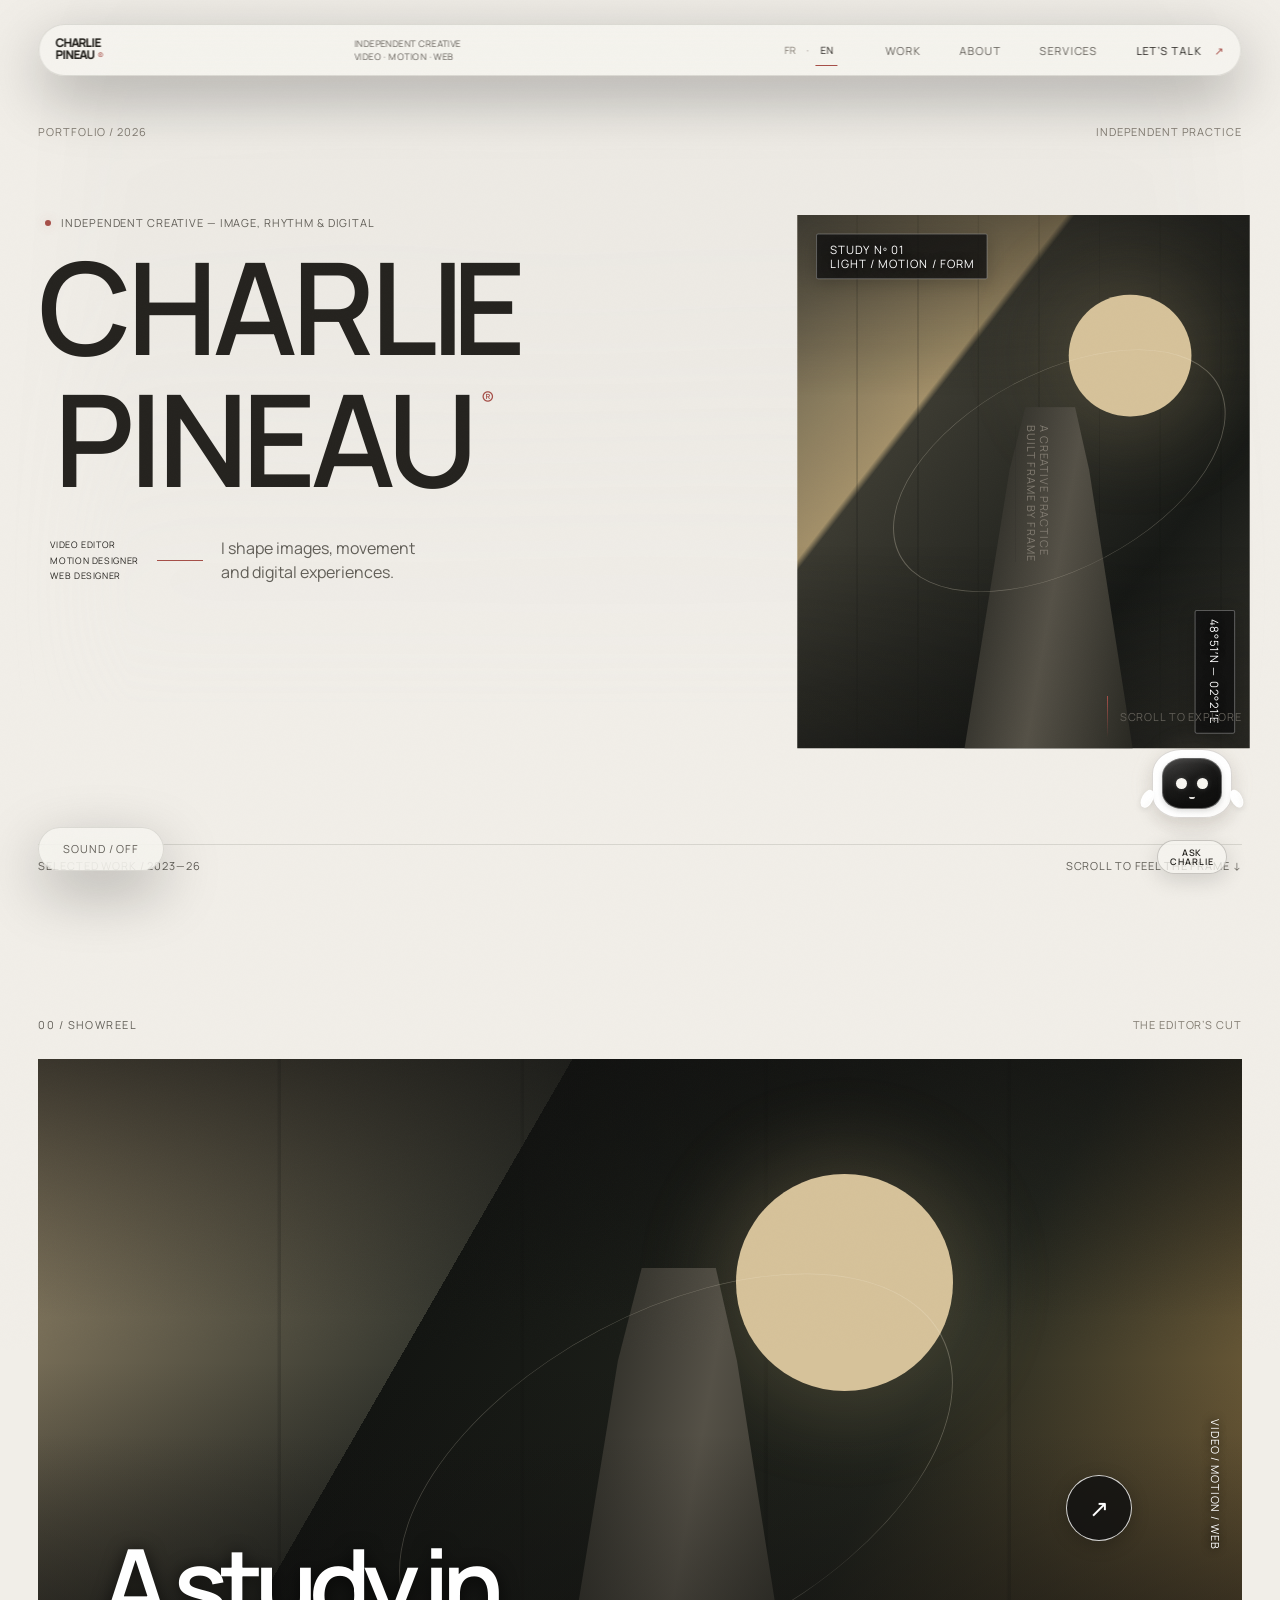
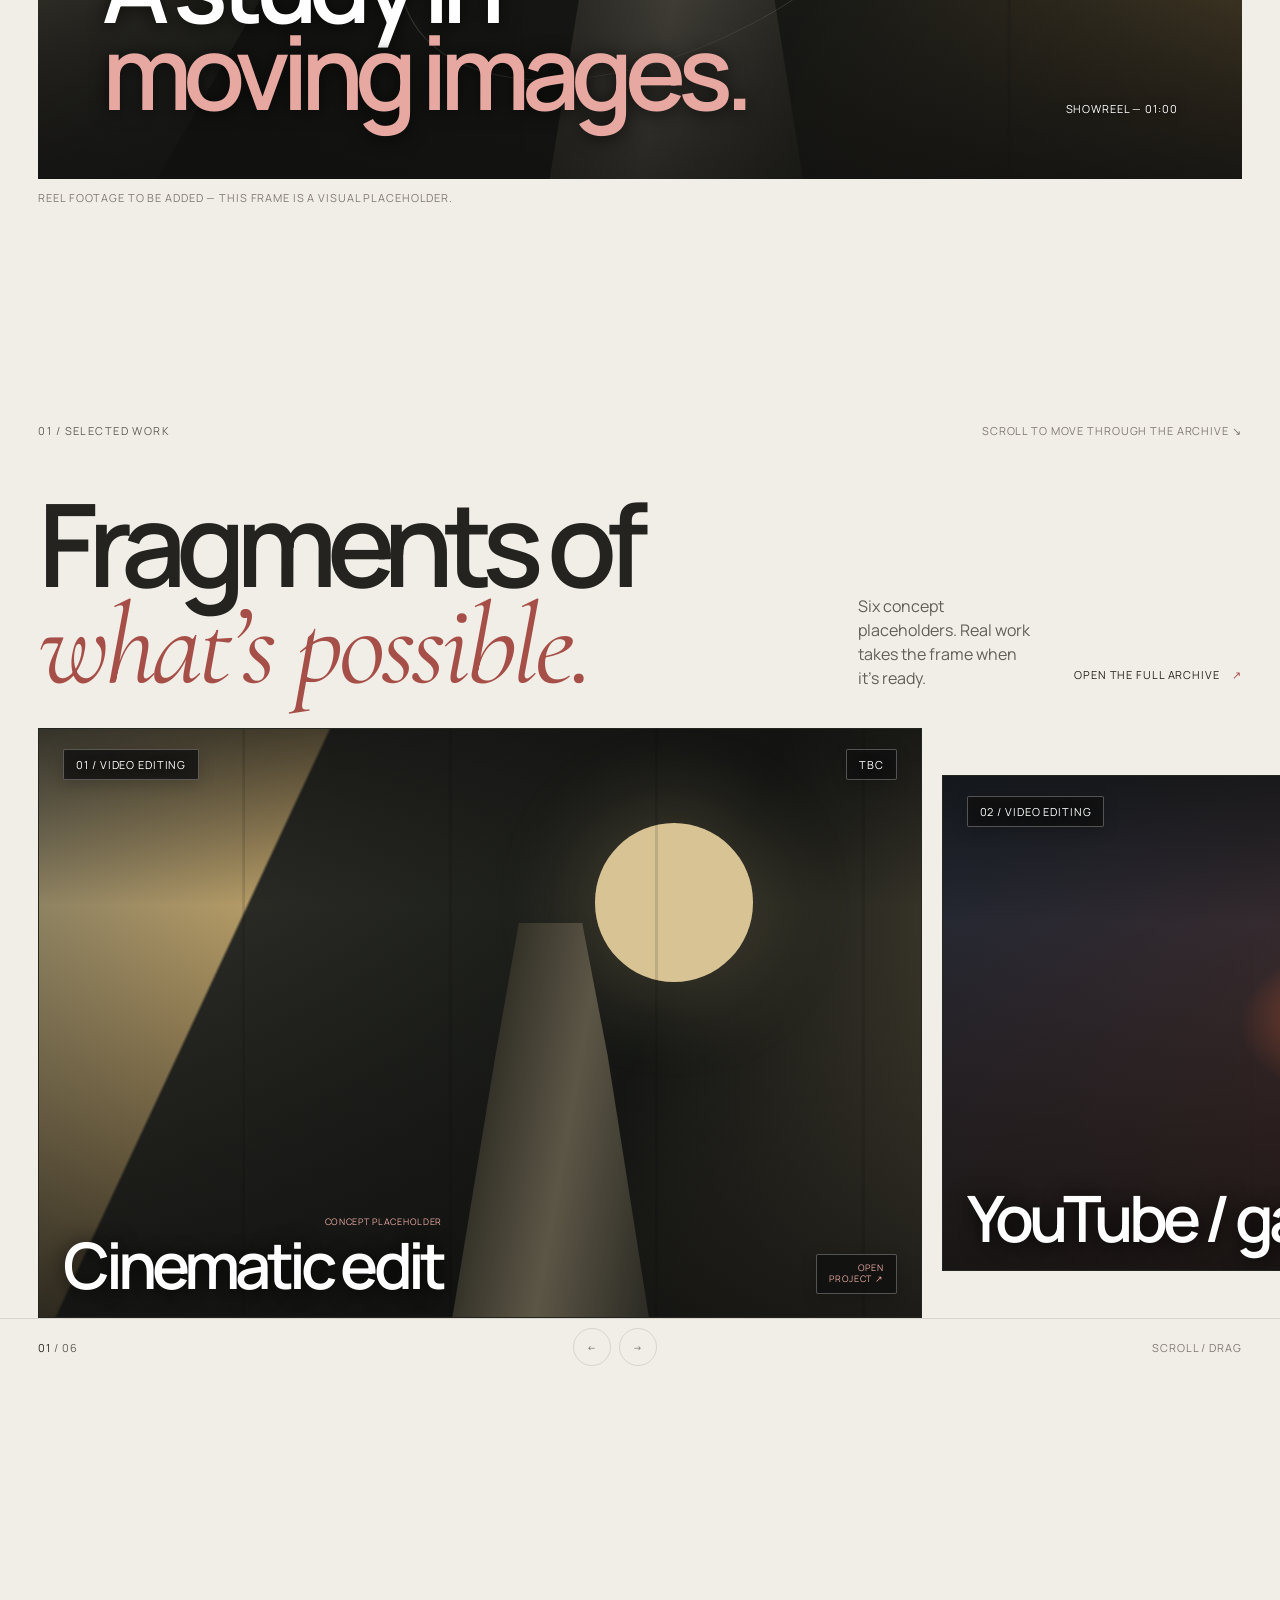
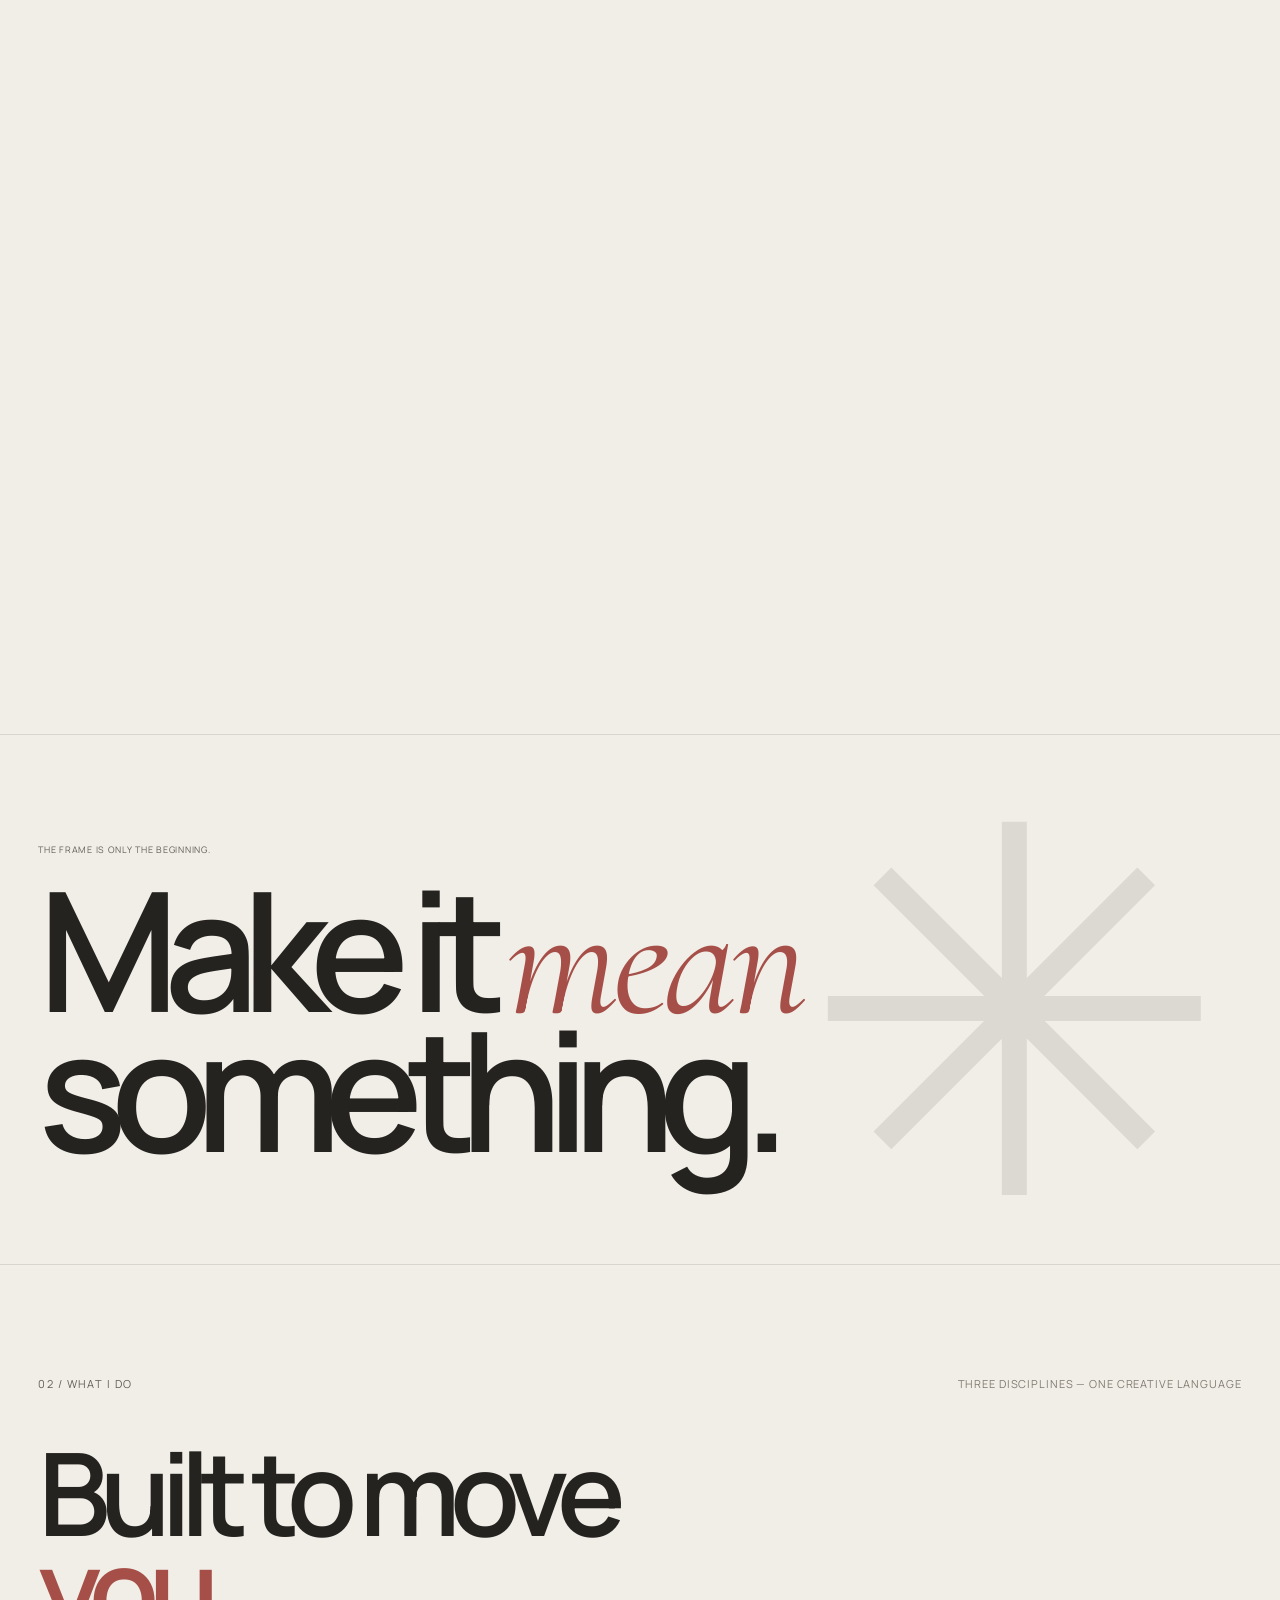
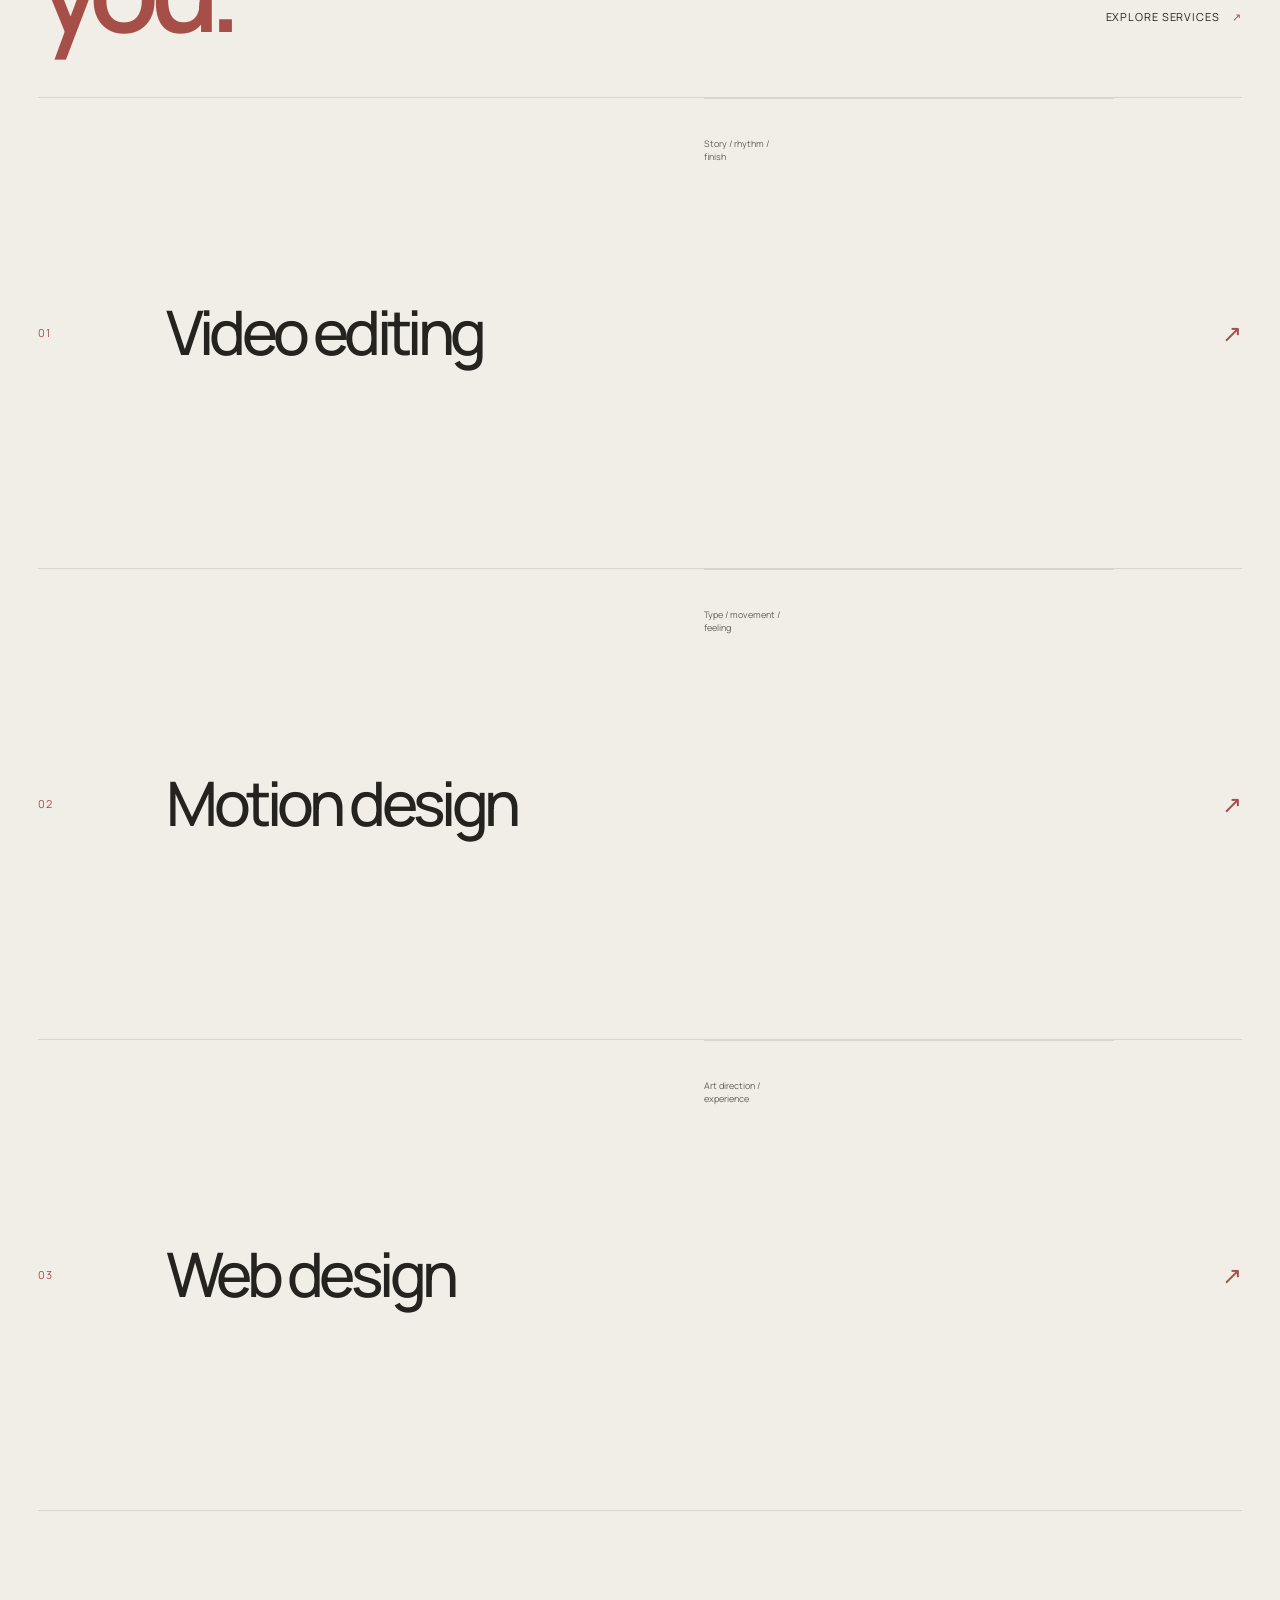
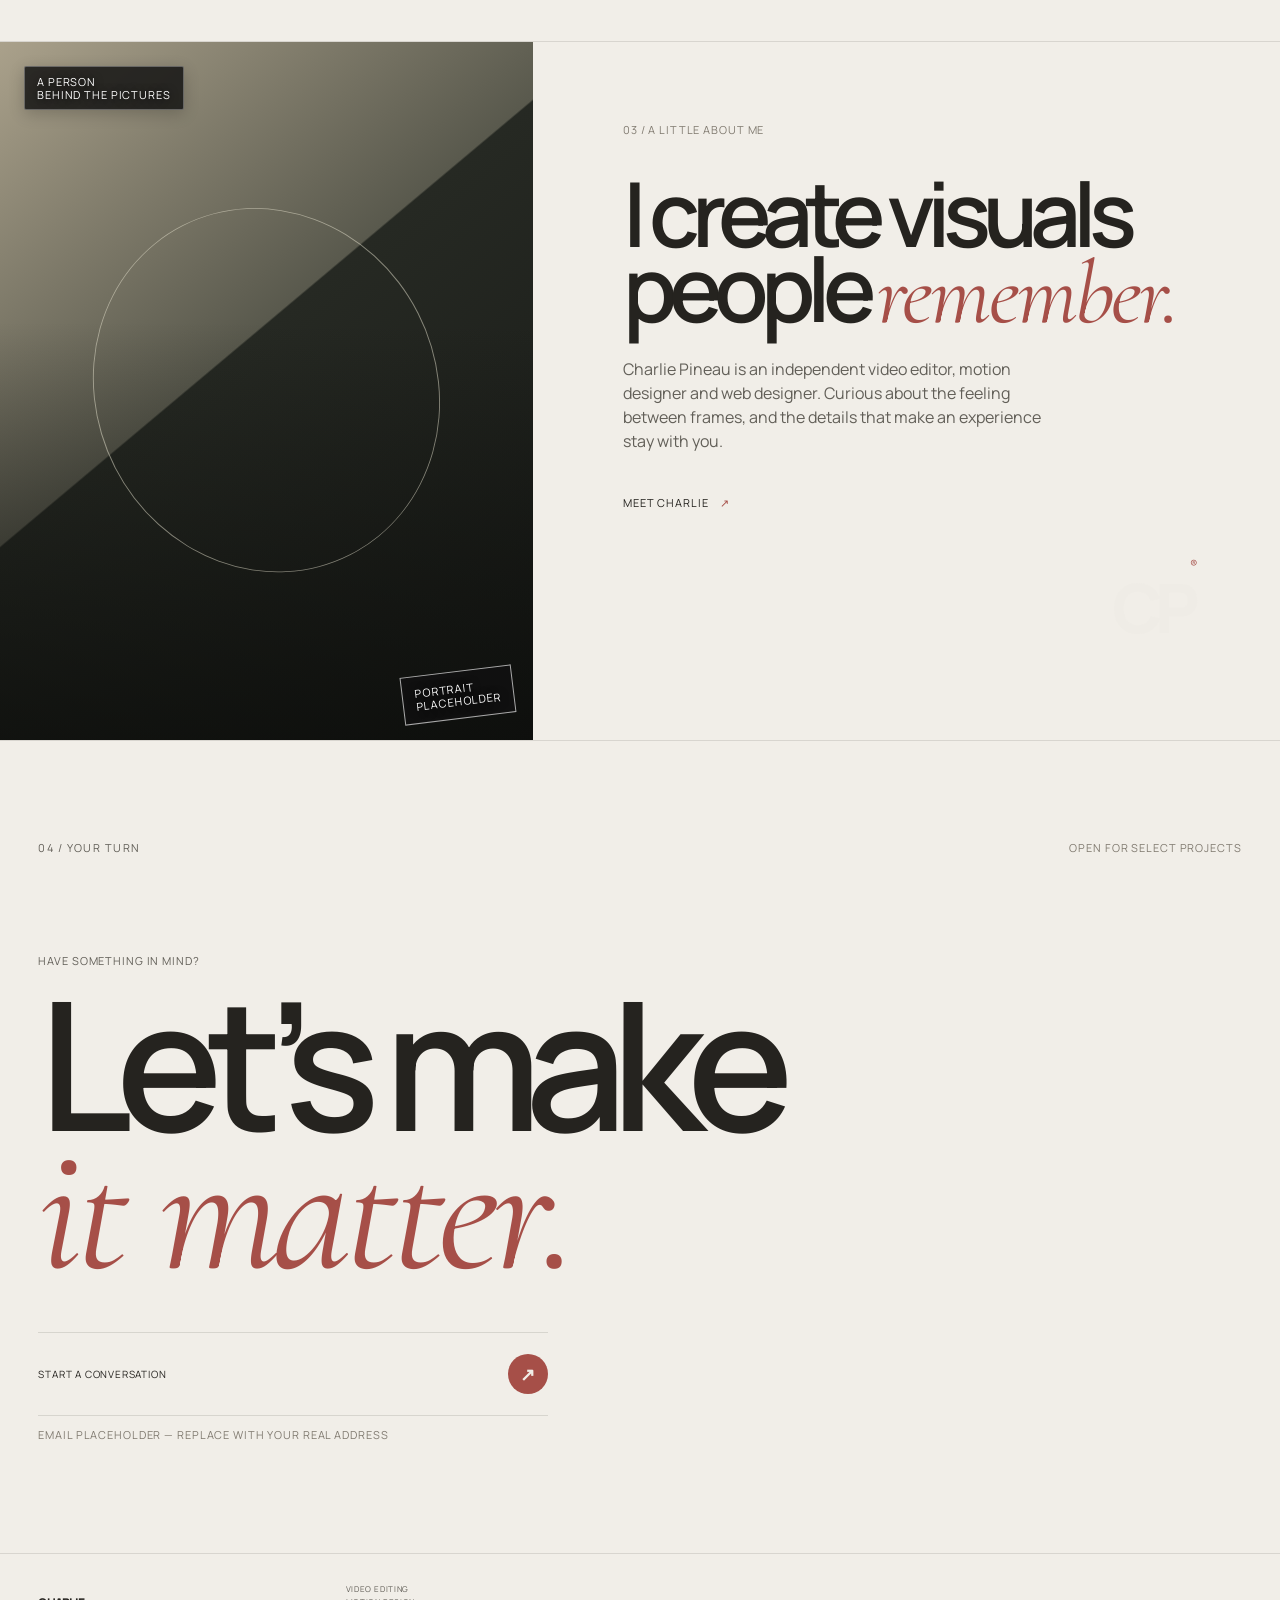
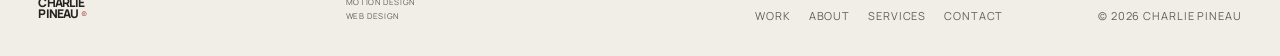
<file: index.html>
<!doctype html>
<html lang="en">
  <head>
    <meta charset="UTF-8">
    <meta name="viewport" content="width=device-width, initial-scale=1">
    <meta name="theme-color" content="#F1EEE8">
    <meta name="description" content="Charlie Pineau — independent video editor, motion designer and web designer. A portfolio in rhythm, image and interaction.">
    <meta property="og:title" content="Charlie Pineau — Image in motion">
    <meta property="og:description" content="Video editing, motion design and web experiences by Charlie Pineau.">
    <meta property="og:type" content="website">
    <link rel="icon" href="data:image/svg+xml,%3Csvg xmlns='http://www.w3.org/2000/svg' viewBox='0 0 64 64'%3E%3Crect width='64' height='64' fill='%230A0A0A'/%3E%3Ctext x='50%25' y='55%25' fill='%23A64F48' font-family='sans-serif' font-size='32' text-anchor='middle' dominant-baseline='middle'%3ECP%3C/text%3E%3C/svg%3E">
    <title>Charlie Pineau® — Image in motion</title>
    <link rel="preconnect" href="https://fonts.googleapis.com">
    <link rel="preconnect" href="https://fonts.gstatic.com" crossorigin>
    <link href="https://fonts.googleapis.com/css2?family=Cormorant+Garamond:ital,wght@1,400&family=Manrope:wght@400;500;600;700&display=swap" rel="stylesheet">
    <link rel="stylesheet" href="style.css">
    <script src="translations.js" defer></script>
    <script src="script.js" defer></script>
  </head>
  <body>
    <a class="skip-link" href="#main">Skip to content</a>
    <div class="grain" aria-hidden="true"></div>
    <div class="pointer-orb" aria-hidden="true"><span></span></div>

    <header class="site-header" data-header>
      <a class="wordmark" href="index.html" aria-label="Charlie Pineau home">CHAR<span class="charlie-li">LI</span><span class="charlie-e">E</span><br>PINEAU<span>®</span></a>
      <p class="header-note">INDEPENDENT CREATIVE<br>VIDEO · MOTION · WEB</p>
      <nav class="desktop-nav" aria-label="Main navigation">
        <a href="#work" data-cursor="VIEW">WORK</a>
        <a href="a-propos.html">ABOUT</a>
        <a href="services.html">SERVICES</a>
        <a class="nav-contact" href="#contact" data-cursor="ENTER">LET’S TALK <span>↗</span></a>
      </nav>
      <button class="menu-toggle" type="button" aria-expanded="false" aria-controls="mobile-nav" aria-label="Open navigation"><span></span><span></span></button>
      <nav class="mobile-nav" id="mobile-nav" aria-label="Mobile navigation" inert>
        <a href="#work"><span>01</span>WORK</a>
        <a href="a-propos.html"><span>02</span>ABOUT</a>
        <a href="services.html"><span>03</span>SERVICES</a>
        <a href="#contact"><span>04</span>CONTACT</a>
        <p>VIDEO EDITING · MOTION · WEB</p>
      </nav>
    </header>

    <main id="main">
      <section class="hero">
        <div class="hero-meta mono"><span>PORTFOLIO / 2026</span><span>INDEPENDENT PRACTICE</span></div>
        <div class="hero-title-wrap">
          <p class="hero-kicker mono"><span class="live-dot"></span> INDEPENDENT CREATIVE — IMAGE, RHYTHM & DIGITAL</p>
          <h1 class="hero-title"><span>CHAR<span class="charlie-li">LI</span><span class="charlie-e">E</span></span><span class="hero-title-bottom">PINEAU<span class="hero-symbol">®</span></span></h1>
          <div class="hero-caption"><span>VIDEO EDITOR<br>MOTION DESIGNER<br>WEB DESIGNER</span><span class="caption-rule"></span><p>I shape images, movement<br>and digital experiences.</p></div>
        </div>
        <div class="hero-visual" data-parallax>
          <div class="hero-image image-art" role="img" aria-label="Abstract cinematic still in warm amber and shadow">
            <span class="art-sun"></span><span class="art-figure"></span><span class="art-orbit"></span>
            <span class="hero-image-label mono">STUDY Nº 01<br>LIGHT / MOTION / FORM</span>
            <span class="hero-image-index mono">48°51′N — 02°21′E</span>
          </div>
          <div class="hero-side-note mono">A CREATIVE PRACTICE<br>BUILT FRAME BY FRAME</div>
          <a class="scroll-cue mono" href="#reel"><span class="scroll-line"></span>SCROLL TO EXPLORE</a>
        </div>
        <div class="hero-bottom-line mono"><span>SELECTED WORK / 2023—26</span><span>SCROLL TO FEEL THE FRAME ↓</span></div>
      </section>

      <section class="reel-section" id="reel">
        <div class="section-label mono"><span>00 / SHOWREEL</span><span>THE EDITOR’S CUT</span></div>
        <button class="reel-trigger" type="button" data-showreel data-cursor="PLAY" aria-label="Open showreel presentation">
          <span class="reel-art image-art" aria-hidden="true"><span class="art-sun"></span><span class="art-figure"></span><span class="art-orbit"></span></span>
          <span class="reel-overlay">
            <span class="reel-play" aria-hidden="true">↗</span>
            <span class="reel-title">A study in<br><em>moving images.</em></span>
            <span class="reel-duration mono">SHOWREEL — 01:00</span>
          </span>
          <span class="reel-side mono">VIDEO / MOTION / WEB</span>
        </button>
        <p class="reel-note mono">REEL FOOTAGE TO BE ADDED — THIS FRAME IS A VISUAL PLACEHOLDER.</p>
      </section>

      <section class="work-section" id="work">
        <div class="section-label mono"><span>01 / SELECTED WORK</span><span>SCROLL TO MOVE THROUGH THE ARCHIVE ↘</span></div>
        <div class="work-intro">
          <h2>Fragments of<br><em><span class="accent-font">what’s possible.</span></em></h2>
          <p>Six concept placeholders. Real work takes the frame when it’s ready.</p>
          <a class="text-link mono" href="projets.html">OPEN THE FULL ARCHIVE <span>↗</span></a>
        </div>
        <div class="work-viewport" data-work-viewport>
          <div class="work-track" data-project-track aria-label="Selected projects"></div>
          <div class="work-controls">
            <span class="work-counter mono"><b data-work-current>01</b> / <span data-work-total>06</span></span>
            <div class="work-arrows">
              <button type="button" data-work-prev aria-label="Previous project">←</button>
              <button type="button" data-work-next aria-label="Next project">→</button>
            </div>
            <span class="work-hint mono">SCROLL / DRAG</span>
          </div>
        </div>
      </section>

      <section class="manifesto" aria-label="Creative statement">
        <p class="mono">THE FRAME IS ONLY THE BEGINNING.</p>
        <h2>Make it <span class="accent-font">mean</span><br>something.</h2>
        <span class="manifesto-mark" aria-hidden="true">✳</span>
      </section>

      <section class="services-preview" id="services">
        <div class="section-label mono"><span>02 / WHAT I DO</span><span>THREE DISCIPLINES — ONE CREATIVE LANGUAGE</span></div>
        <div class="services-heading">
          <h2>Built to move<br><em>you.</em></h2>
          <a class="text-link mono" href="services.html">EXPLORE SERVICES <span>↗</span></a>
        </div>
        <div class="service-list">
          <a class="service-row" href="services.html#video" data-cursor="ENTER"><span class="service-number mono">01</span><h3>Video editing</h3><span class="service-detail">Story / rhythm / finish</span><span class="service-arrow">↗</span></a>
          <a class="service-row" href="services.html#motion" data-cursor="ENTER"><span class="service-number mono">02</span><h3>Motion design</h3><span class="service-detail">Type / movement / feeling</span><span class="service-arrow">↗</span></a>
          <a class="service-row" href="services.html#web" data-cursor="ENTER"><span class="service-number mono">03</span><h3>Web design</h3><span class="service-detail">Art direction / experience</span><span class="service-arrow">↗</span></a>
        </div>
      </section>

      <section class="about-preview" id="about">
        <div class="about-art image-art" role="img" aria-label="Abstract monochrome portrait placeholder">
          <span class="about-art-shape"></span><span class="about-art-caption mono">A PERSON<br>BEHIND THE PICTURES</span>
          <span class="placeholder-stamp mono">PORTRAIT<br>PLACEHOLDER</span>
        </div>
        <div class="about-copy">
          <p class="section-label mono">03 / A LITTLE ABOUT ME</p>
          <h2>I create visuals<br>people <em><span class="accent-font">remember.</span></em></h2>
          <p>Charlie Pineau is an independent video editor, motion designer and web designer. Curious about the feeling between frames, and the details that make an experience stay with you.</p>
          <a class="text-link mono" href="a-propos.html">MEET CHARLIE <span>↗</span></a>
          <span class="about-signature">CP<span>®</span></span>
        </div>
      </section>

      <section class="contact-section" id="contact">
        <div class="section-label mono"><span>04 / YOUR TURN</span><span>OPEN FOR SELECT PROJECTS</span></div>
        <p class="contact-pretitle mono">HAVE SOMETHING IN MIND?</p>
        <h2>Let’s make<br><em><span class="accent-font">it matter.</span></em></h2>
        <a class="contact-cta" href="mailto:ADD-YOUR-EMAIL@example.com" data-cursor="ENTER"><span>START A CONVERSATION</span><b>↗</b></a>
        <p class="contact-foot mono">EMAIL PLACEHOLDER — REPLACE WITH YOUR REAL ADDRESS</p>
      </section>
    </main>

    <footer class="site-footer">
      <a class="wordmark" href="index.html">CHAR<span class="charlie-li">LI</span><span class="charlie-e">E</span><br>PINEAU<span>®</span></a>
      <p class="mono">VIDEO EDITING<br>MOTION DESIGN<br>WEB DESIGN</p>
      <div class="footer-links mono"><a href="projets.html">WORK</a><a href="a-propos.html">ABOUT</a><a href="services.html">SERVICES</a><a href="#contact">CONTACT</a></div>
      <span class="mono copyright">© <span data-year></span> CHARLIE PINEAU</span>
    </footer>

    <dialog class="project-dialog" data-project-dialog aria-label="Project presentation">
      <button class="dialog-close" type="button" data-dialog-close aria-label="Close project">CLOSE <span>×</span></button>
      <div class="dialog-media" data-dialog-media></div>
      <div class="dialog-copy"><p class="mono" data-dialog-meta></p><h2 data-dialog-title></h2><p data-dialog-description></p><div class="dialog-tags" data-dialog-tags></div><a class="text-link mono" href="#contact" data-dialog-contact>DISCUSS A SIMILAR PROJECT <span>↗</span></a></div>
    </dialog>

    <button class="assistant-launcher" type="button" data-assistant-open aria-expanded="false" aria-controls="assistant-panel" data-cursor="ASK" aria-label="Open Ask Charlie assistant">
      <svg class="robot-avatar" viewBox="0 0 64 64" aria-hidden="true"><defs><linearGradient id="bot-shell" x1="0" x2="1" y1="0" y2="1"><stop stop-color="#e8e6df"/><stop offset="1" stop-color="#9a9a91"/></linearGradient></defs><path class="robot-antenna" d="M32 10V5m0 0 4-2" fill="none" stroke="#a64f48" stroke-width="2" stroke-linecap="round"/><circle cx="37" cy="3" r="2" fill="#a64f48"/><rect x="10" y="11" width="44" height="32" rx="14" fill="url(#bot-shell)"/><rect x="15" y="16" width="34" height="22" rx="10" fill="#171814"/><circle class="robot-eye" cx="25" cy="26" r="2.5" fill="#a64f48"/><circle class="robot-eye" cx="39" cy="26" r="2.5" fill="#a64f48"/><path class="robot-mouth" d="M27 32q5 4 10 0" fill="none" stroke="#e8e6df" stroke-width="1.5" stroke-linecap="round"/><path d="M22 44v3m20-3v3" stroke="#b9b7ae" stroke-width="3" stroke-linecap="round"/><rect x="17" y="47" width="30" height="12" rx="6" fill="url(#bot-shell)"/><path d="M17 51h-4m34 0h4" stroke="#a64f48" stroke-width="2" stroke-linecap="round"/><circle cx="32" cy="53" r="1.5" fill="#10110f"/></svg>
      <span class="assistant-launcher-label">ASK<br>CHARLIE</span>
    </button>
    <section class="assistant-panel" id="assistant-panel" data-assistant-panel aria-label="Charlie portfolio assistant" aria-hidden="true" inert>
      <div class="assistant-head"><div class="assistant-identity"><svg class="robot-avatar robot-avatar-small" viewBox="0 0 64 64" aria-hidden="true"><path class="robot-antenna" d="M32 10V5m0 0 4-2" fill="none" stroke="#a64f48" stroke-width="2" stroke-linecap="round"/><circle cx="37" cy="3" r="2" fill="#a64f48"/><rect x="10" y="11" width="44" height="32" rx="14" fill="#c8c6bd"/><rect x="15" y="16" width="34" height="22" rx="10" fill="#171814"/><circle class="robot-eye" cx="25" cy="26" r="2.5" fill="#a64f48"/><circle class="robot-eye" cx="39" cy="26" r="2.5" fill="#a64f48"/><path class="robot-mouth" d="M27 32q5 4 10 0" fill="none" stroke="#e8e6df" stroke-width="1.5" stroke-linecap="round"/><rect x="17" y="47" width="30" height="12" rx="6" fill="#c8c6bd"/></svg><span class="assistant-status"></span><span class="mono">ASK CHARLIE</span></div><button type="button" data-assistant-close aria-label="Close assistant">×</button></div>
      <div class="assistant-intro"><p class="mono">A SMALL GUIDE TO THE WORK</p><h2>What are you<br>looking for?</h2></div>
      <div class="assistant-messages" data-assistant-messages aria-live="polite"><p class="assistant-message assistant-answer">I can point you toward Charlie’s disciplines, placeholder projects, or contact details.</p></div>
      <div class="assistant-suggestions" data-assistant-suggestions>
        <button type="button" data-prompt="Who is Charlie?">Who is Charlie?</button>
        <button type="button" data-prompt="Show me video work">Show me video work</button>
        <button type="button" data-prompt="Show me the web design">Show me the web design</button>
        <button type="button" data-prompt="What services are available?">Services?</button>
        <button type="button" data-prompt="What tools does Charlie use?">What tools does Charlie use?</button>
        <button type="button" data-prompt="How can I contact Charlie?">Contact Charlie</button>
      </div>
      <form class="assistant-form" data-assistant-form><label class="visually-hidden" for="assistant-input">Ask a question</label><input id="assistant-input" name="question" placeholder="Ask about the work…" autocomplete="off" required><button type="submit" aria-label="Send question">↗</button></form>
      <p class="assistant-disclaimer mono">DEMO ASSISTANT / NO AI API CONNECTED</p>
    </section>
    <div class="dialog-backdrop" data-dialog-backdrop hidden></div>
  </body>
</html>
</file>
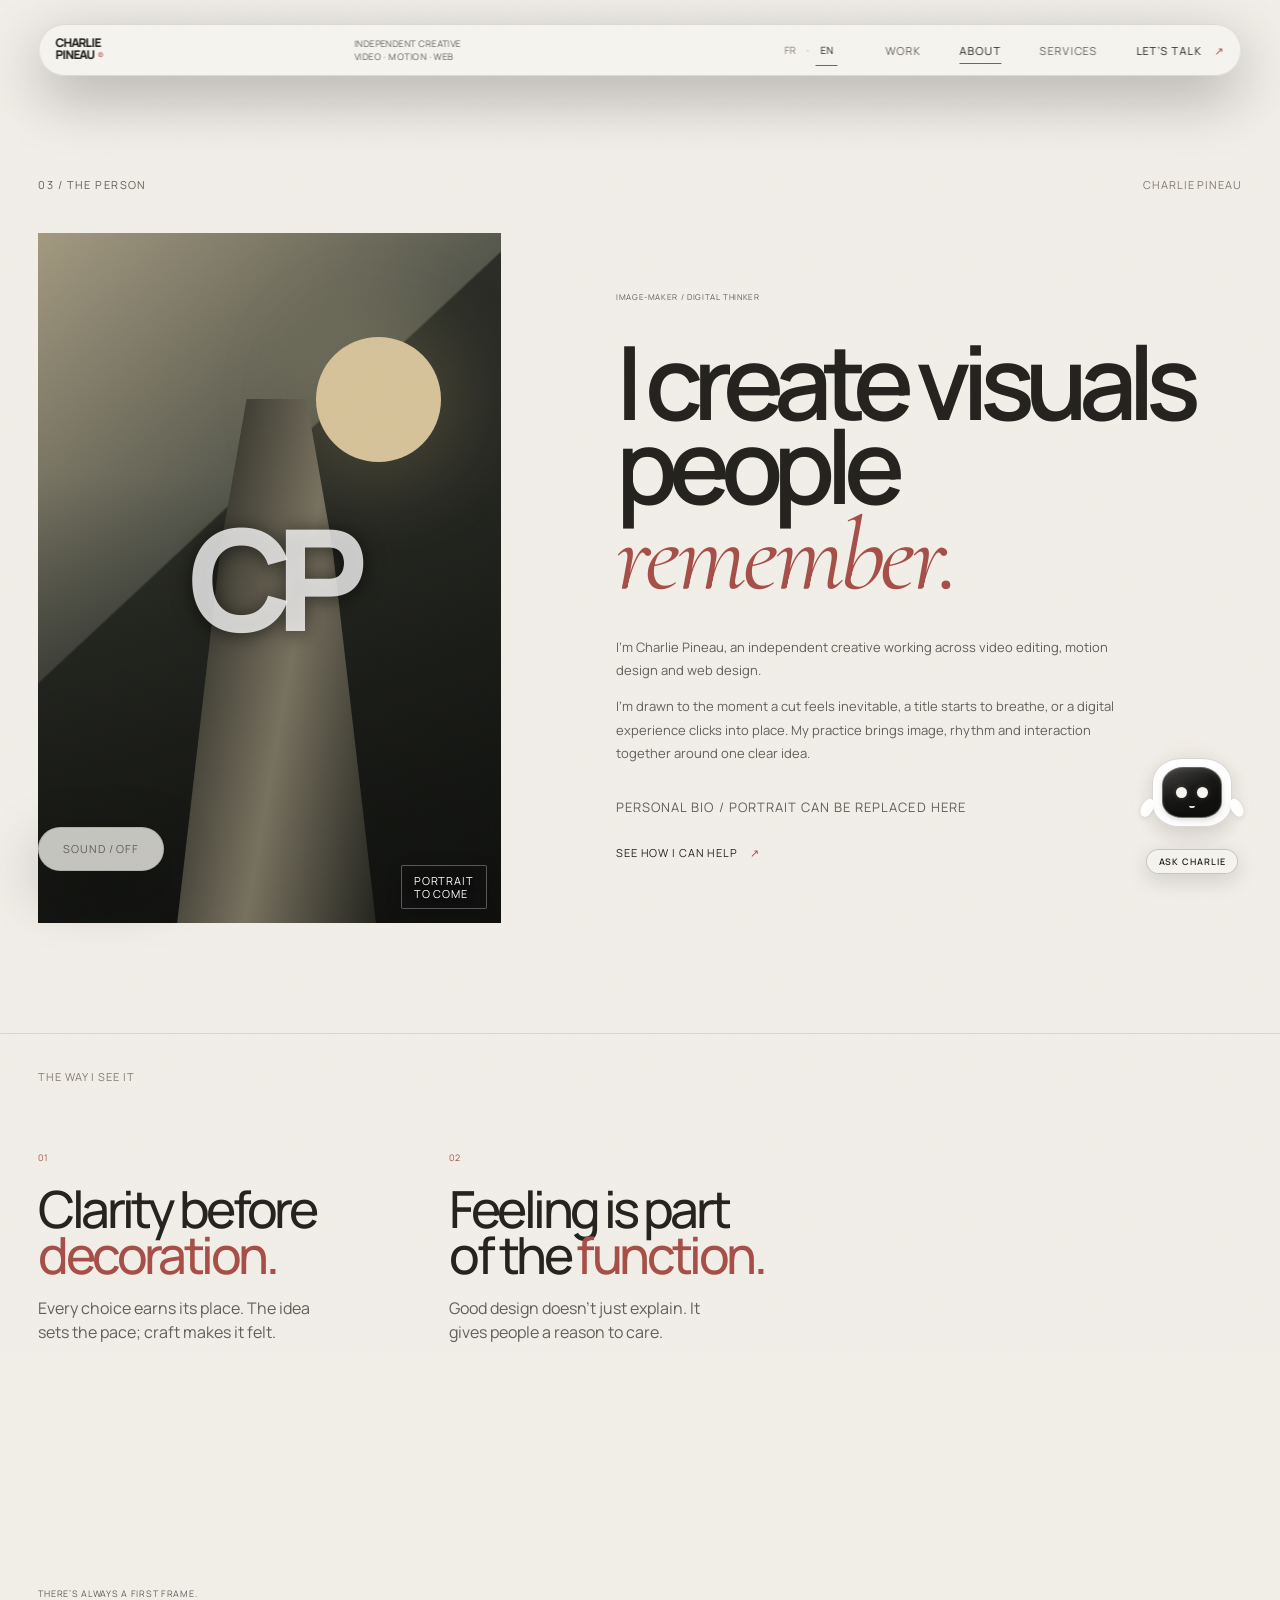
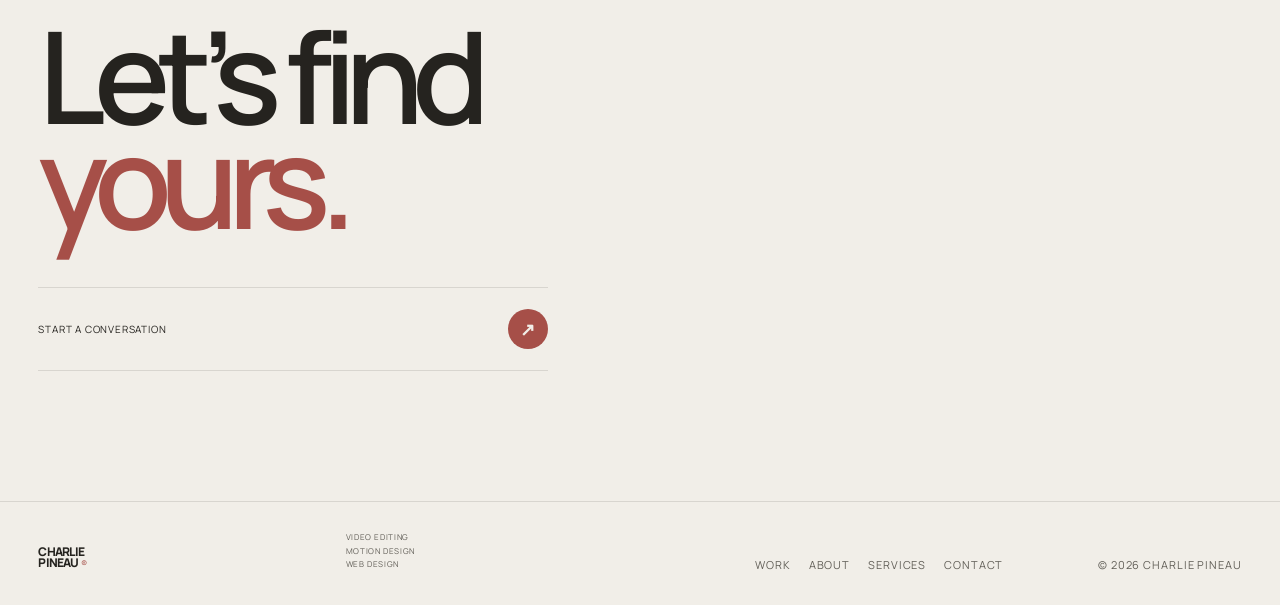
<file: a-propos.html>
<!doctype html>
<html lang="en">
  <head>
    <meta charset="UTF-8">
    <meta name="viewport" content="width=device-width, initial-scale=1">
    <meta name="theme-color" content="#F1EEE8">
    <meta name="description" content="Meet Charlie Pineau — independent video editor, motion designer and web designer.">
    <meta property="og:title" content="About — Charlie Pineau">
    <meta property="og:description" content="Meet Charlie Pineau — independent video editor, motion designer and web designer.">
    <link rel="icon" href="data:image/svg+xml,%3Csvg xmlns='http://www.w3.org/2000/svg' viewBox='0 0 64 64'%3E%3Crect width='64' height='64' fill='%230A0A0A'/%3E%3Ctext x='50%25' y='55%25' fill='%23A64F48' font-family='sans-serif' font-size='32' text-anchor='middle' dominant-baseline='middle'%3ECP%3C/text%3E%3C/svg%3E">
    <title>About — Charlie Pineau®</title>
    <link rel="preconnect" href="https://fonts.googleapis.com">
    <link rel="preconnect" href="https://fonts.gstatic.com" crossorigin>
    <link href="https://fonts.googleapis.com/css2?family=Cormorant+Garamond:ital,wght@1,400&family=Manrope:wght@400;500;600;700&display=swap" rel="stylesheet">
    <link rel="stylesheet" href="style.css">
    <script src="translations.js" defer></script>
    <script src="script.js" defer></script>
  </head>
  <body>
    <a class="skip-link" href="#main">Skip to content</a>
    <div class="grain" aria-hidden="true"></div><div class="pointer-orb" aria-hidden="true"><span></span></div>
    <header class="site-header" data-header>
      <a class="wordmark" href="index.html">CHAR<span class="charlie-li">LI</span><span class="charlie-e">E</span><br>PINEAU<span>®</span></a>
      <p class="header-note">INDEPENDENT CREATIVE<br>VIDEO · MOTION · WEB</p>
      <nav class="desktop-nav" aria-label="Main navigation"><a href="projets.html">WORK</a><a href="a-propos.html" aria-current="page">ABOUT</a><a href="services.html">SERVICES</a><a class="nav-contact" href="index.html#contact">LET’S TALK <span>↗</span></a></nav>
      <button class="menu-toggle" type="button" aria-expanded="false" aria-controls="mobile-nav" aria-label="Open navigation"><span></span><span></span></button>
      <nav class="mobile-nav" id="mobile-nav" aria-label="Mobile navigation" inert><a href="projets.html"><span>01</span>WORK</a><a href="a-propos.html"><span>02</span>ABOUT</a><a href="services.html"><span>03</span>SERVICES</a><a href="index.html#contact"><span>04</span>CONTACT</a><p>VIDEO EDITING · MOTION · WEB</p></nav>
    </header>
    <main id="main">
      <section class="about-page">
        <p class="mono section-label"><span>03 / THE PERSON</span><span>CHARLIE PINEAU</span></p>
        <div class="about-page-grid">
          <div class="about-portrait image-art" role="img" aria-label="Portrait placeholder for Charlie Pineau"><span class="art-sun"></span><span class="portrait-shape"></span><span class="portrait-type">CP</span><span class="mono portrait-note">PORTRAIT<br>TO COME</span></div>
          <div class="about-page-copy"><p class="mono">IMAGE-MAKER / DIGITAL THINKER</p><h1>I create visuals<br>people <em><span class="accent-font">remember.</span></em></h1><p>I’m Charlie Pineau, an independent creative working across video editing, motion design and web design.</p><p>I’m drawn to the moment a cut feels inevitable, a title starts to breathe, or a digital experience clicks into place. My practice brings image, rhythm and interaction together around one clear idea.</p><p class="mono about-placeholder-note">PERSONAL BIO / PORTRAIT CAN BE REPLACED HERE</p><a class="text-link mono" href="services.html">SEE HOW I CAN HELP <span>↗</span></a></div>
        </div>
      </section>
      <section class="about-principles"><p class="mono section-label">THE WAY I SEE IT</p><div class="principle"><span class="mono">01</span><h2>Clarity before<br><em>decoration.</em></h2><p>Every choice earns its place. The idea sets the pace; craft makes it felt.</p></div><div class="principle"><span class="mono">02</span><h2>Feeling is part<br>of the <em>function.</em></h2><p>Good design doesn’t just explain. It gives people a reason to care.</p></div></section>
      <section class="service-outro"><p class="mono">THERE’S ALWAYS A FIRST FRAME.</p><h2>Let’s find<br><em>yours.</em></h2><a class="contact-cta" href="index.html#contact"><span>START A CONVERSATION</span><b>↗</b></a></section>
    </main>
    <footer class="site-footer"><a class="wordmark" href="index.html">CHAR<span class="charlie-li">LI</span><span class="charlie-e">E</span><br>PINEAU<span>®</span></a><p class="mono">VIDEO EDITING<br>MOTION DESIGN<br>WEB DESIGN</p><div class="footer-links mono"><a href="projets.html">WORK</a><a href="a-propos.html">ABOUT</a><a href="services.html">SERVICES</a><a href="index.html#contact">CONTACT</a></div><span class="mono copyright">© <span data-year></span> CHARLIE PINEAU</span></footer>
  </body>
</html>
</file>
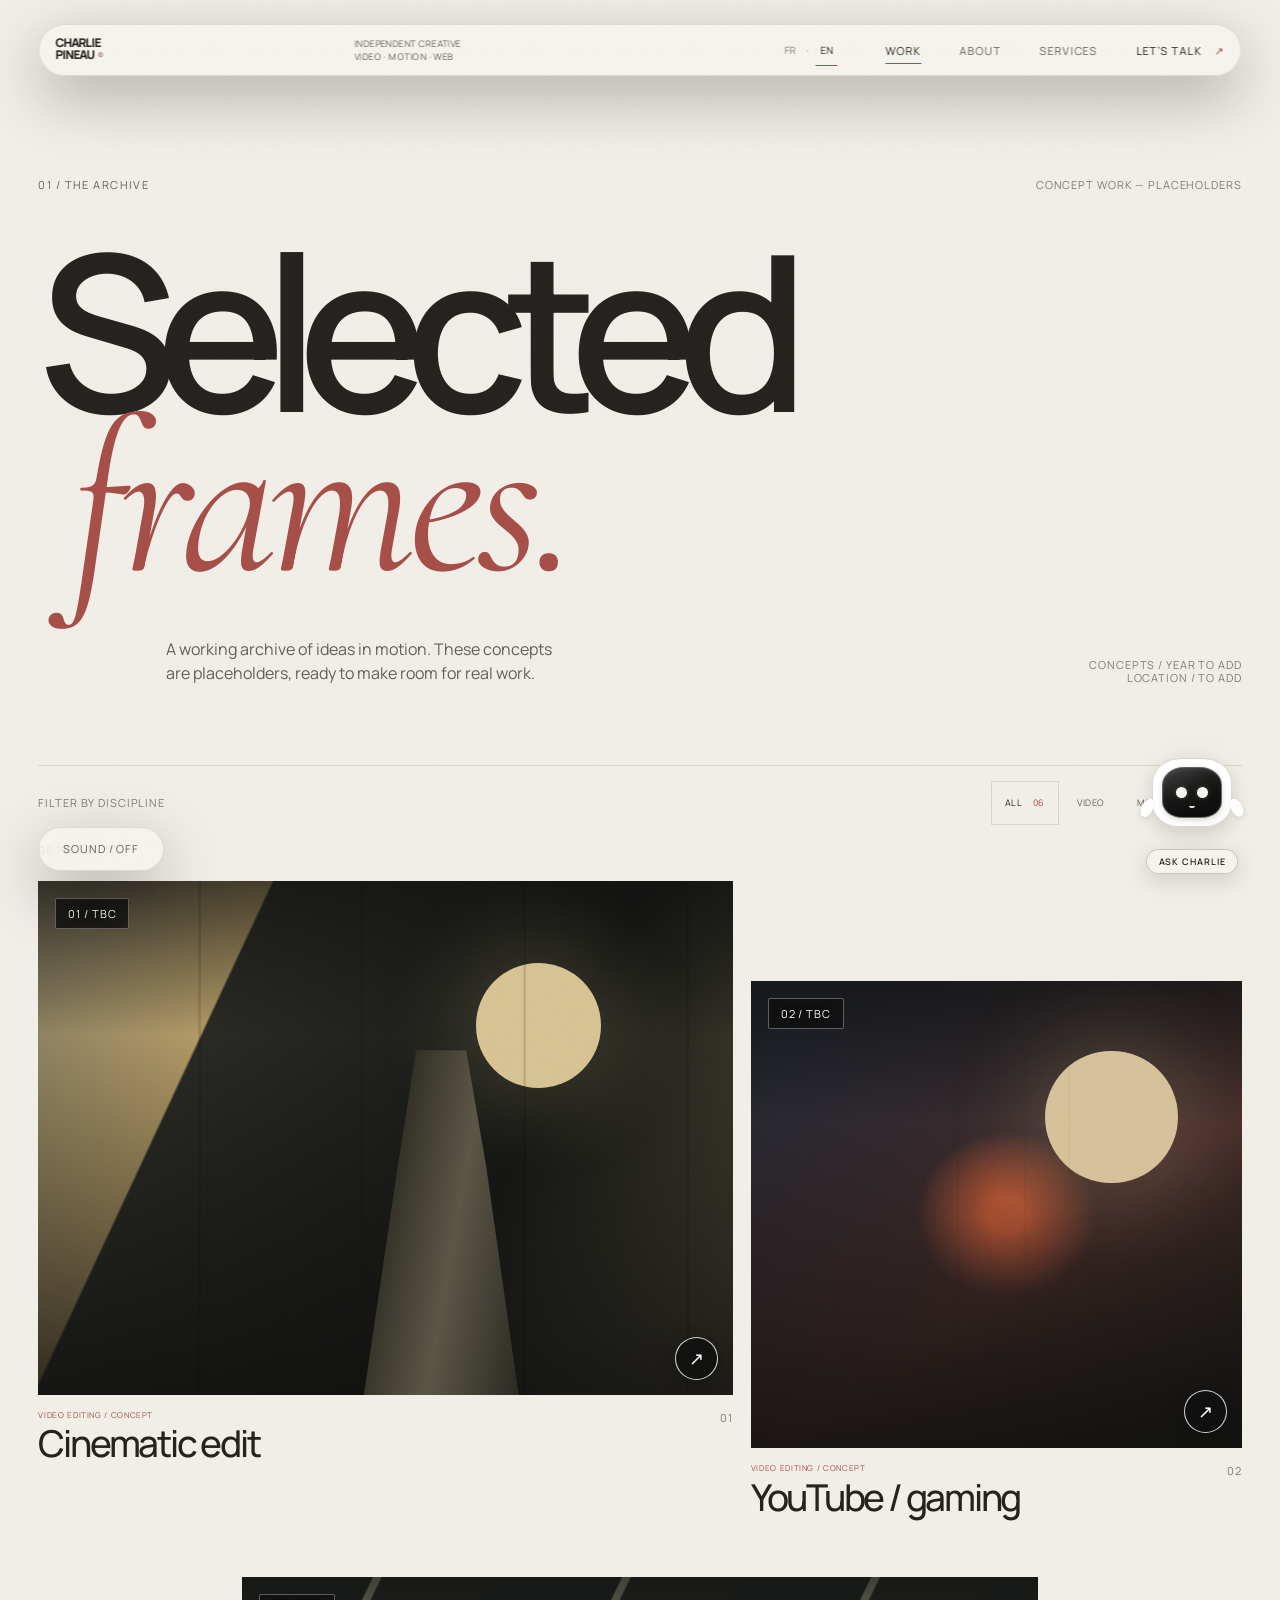
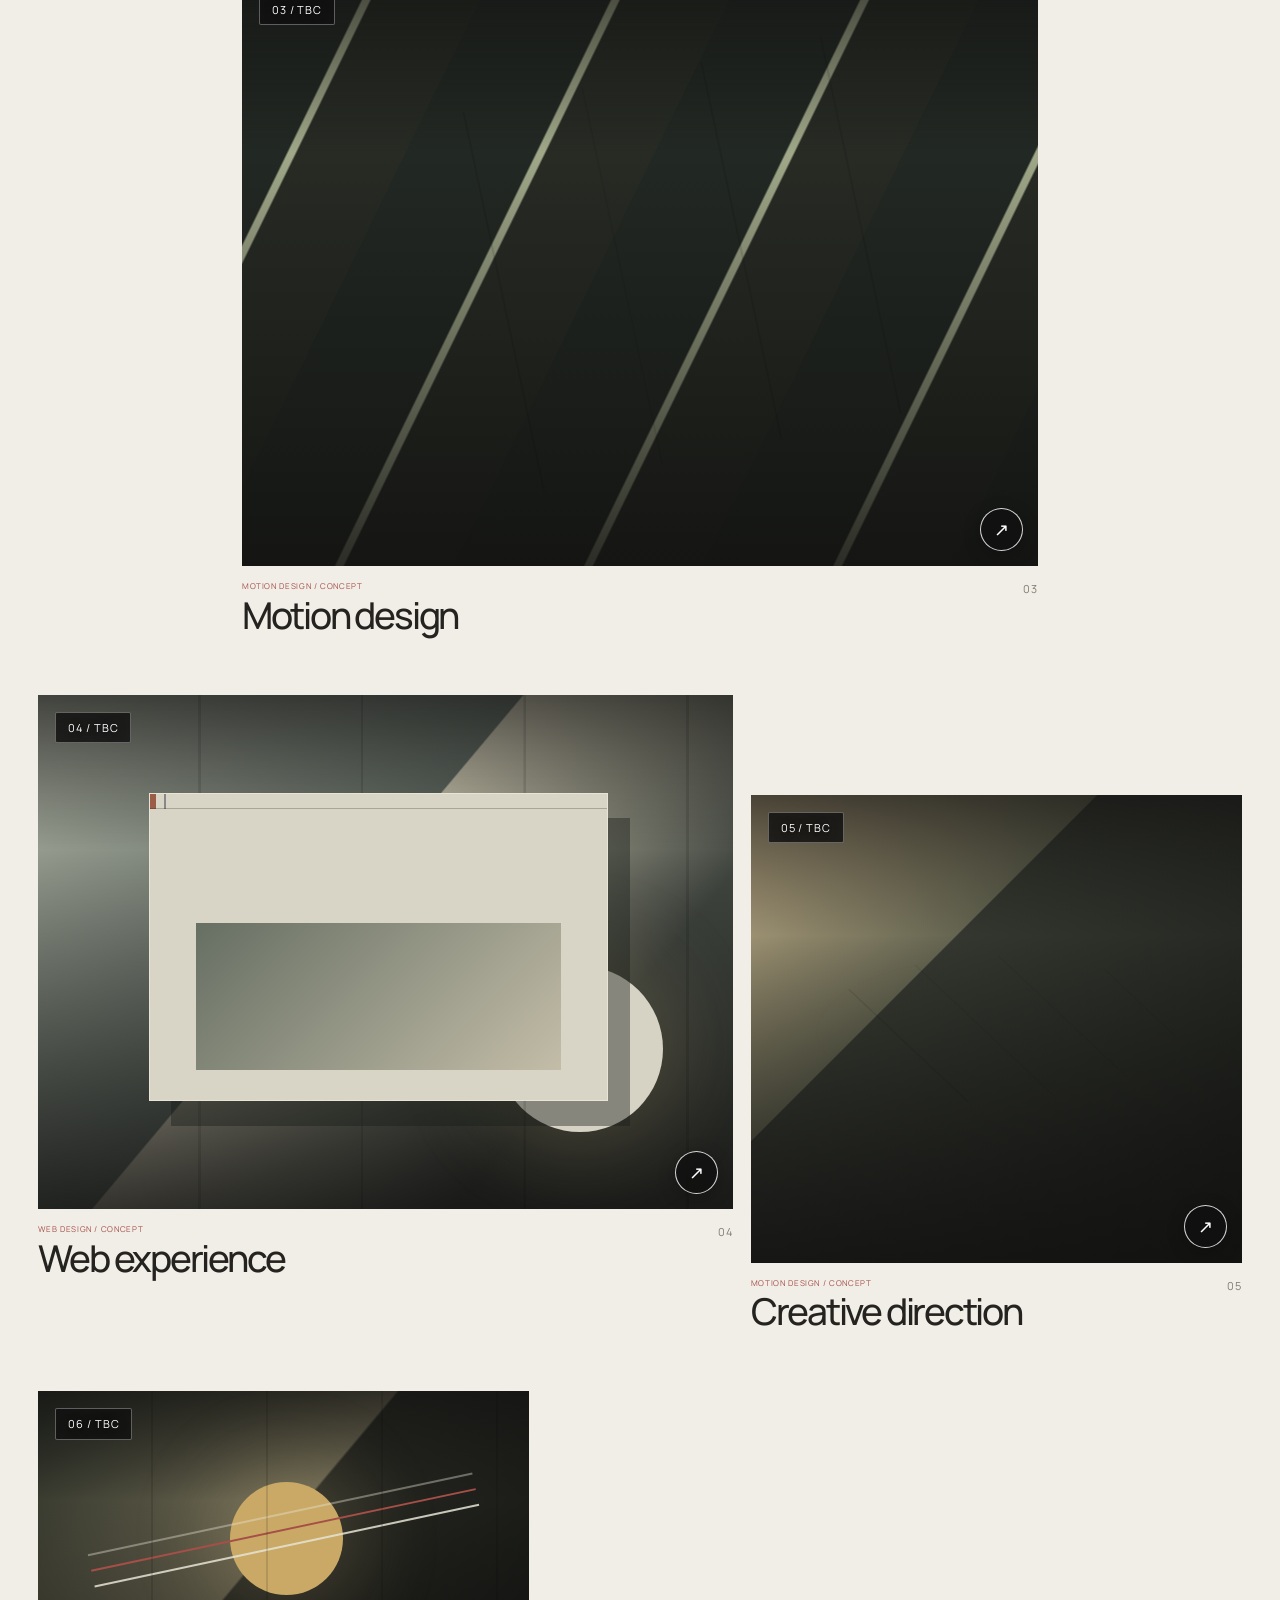
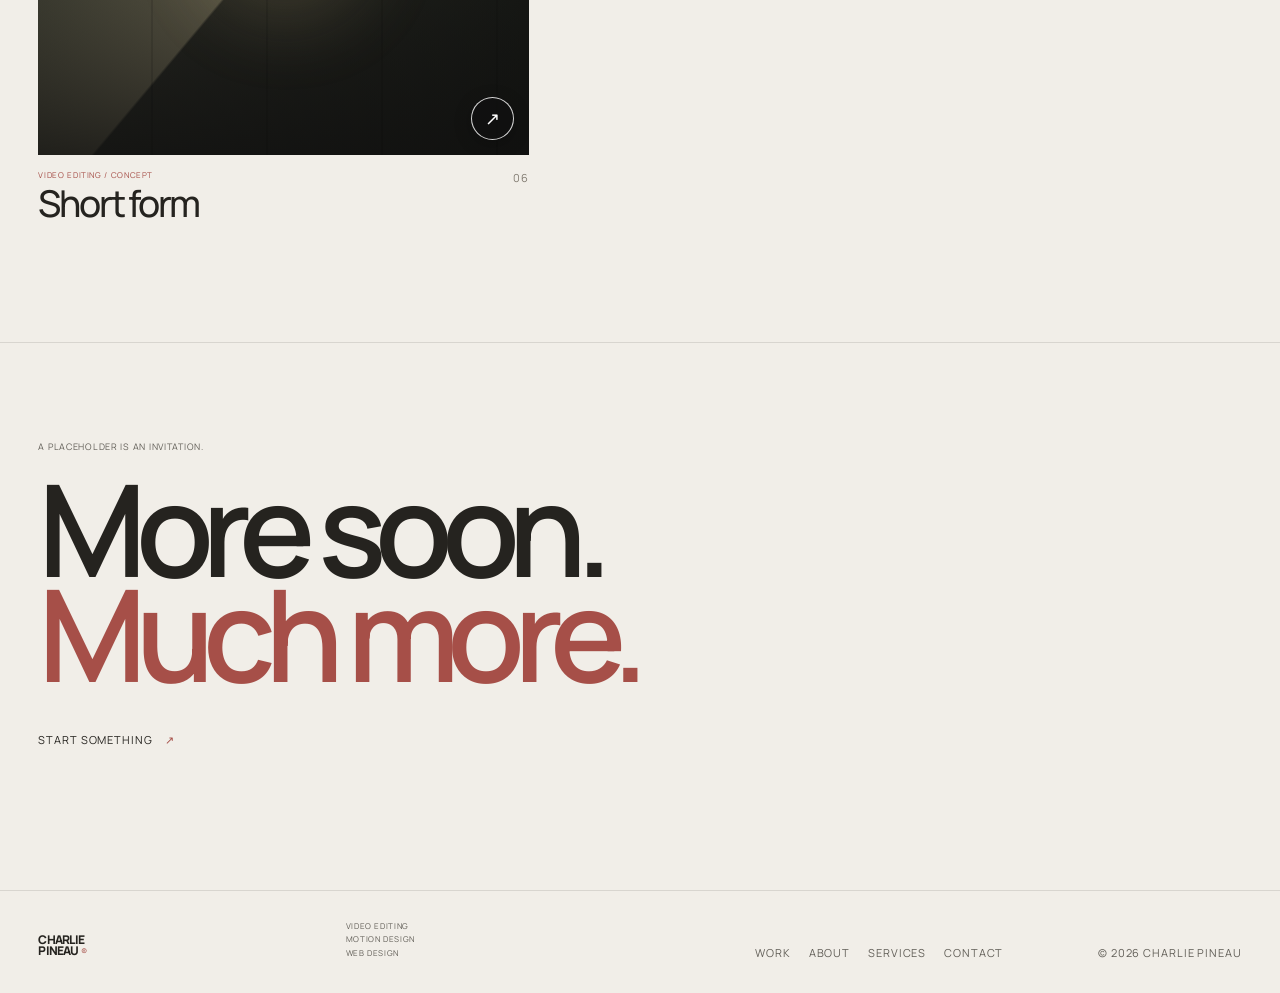
<file: projets.html>
<!doctype html>
<html lang="en">
  <head>
    <meta charset="UTF-8">
    <meta name="viewport" content="width=device-width, initial-scale=1">
    <meta name="theme-color" content="#F1EEE8">
    <meta name="description" content="Selected concept projects in video editing, motion design and web design by Charlie Pineau.">
    <meta property="og:title" content="Selected work — Charlie Pineau">
    <meta property="og:description" content="Concept placeholders in video editing, motion design and web design by Charlie Pineau.">
    <link rel="icon" href="data:image/svg+xml,%3Csvg xmlns='http://www.w3.org/2000/svg' viewBox='0 0 64 64'%3E%3Crect width='64' height='64' fill='%230A0A0A'/%3E%3Ctext x='50%25' y='55%25' fill='%23A64F48' font-family='sans-serif' font-size='32' text-anchor='middle' dominant-baseline='middle'%3ECP%3C/text%3E%3C/svg%3E">
    <title>Selected work — Charlie Pineau®</title>
    <link rel="preconnect" href="https://fonts.googleapis.com">
    <link rel="preconnect" href="https://fonts.gstatic.com" crossorigin>
    <link href="https://fonts.googleapis.com/css2?family=Cormorant+Garamond:ital,wght@1,400&family=Manrope:wght@400;500;600;700&display=swap" rel="stylesheet">
    <link rel="stylesheet" href="style.css">
    <script src="translations.js" defer></script>
    <script src="script.js" defer></script>
  </head>
  <body>
    <a class="skip-link" href="#main">Skip to content</a>
    <div class="grain" aria-hidden="true"></div><div class="pointer-orb" aria-hidden="true"><span></span></div>
    <header class="site-header" data-header>
      <a class="wordmark" href="index.html">CHAR<span class="charlie-li">LI</span><span class="charlie-e">E</span><br>PINEAU<span>®</span></a>
      <p class="header-note">INDEPENDENT CREATIVE<br>VIDEO · MOTION · WEB</p>
      <nav class="desktop-nav" aria-label="Main navigation"><a href="projets.html" aria-current="page">WORK</a><a href="a-propos.html">ABOUT</a><a href="services.html">SERVICES</a><a class="nav-contact" href="index.html#contact">LET’S TALK <span>↗</span></a></nav>
      <button class="menu-toggle" type="button" aria-expanded="false" aria-controls="mobile-nav" aria-label="Open navigation"><span></span><span></span></button>
      <nav class="mobile-nav" id="mobile-nav" aria-label="Mobile navigation" inert><a href="projets.html"><span>01</span>WORK</a><a href="a-propos.html"><span>02</span>ABOUT</a><a href="services.html"><span>03</span>SERVICES</a><a href="index.html#contact"><span>04</span>CONTACT</a><p>VIDEO EDITING · MOTION · WEB</p></nav>
    </header>
    <main id="main">
      <section class="page-heading">
        <p class="mono section-label"><span>01 / THE ARCHIVE</span><span>CONCEPT WORK — PLACEHOLDERS</span></p>
        <h1>Selected<br><em><span class="accent-font">frames.</span></em></h1>
        <div class="page-heading-bottom"><p>A working archive of ideas in motion. These concepts are placeholders, ready to make room for real work.</p><span class="mono">CONCEPTS / YEAR TO ADD<br>LOCATION / TO ADD</span></div>
      </section>
      <section class="archive-section" aria-label="Project archive">
        <div class="archive-toolbar"><p class="mono">FILTER BY DISCIPLINE</p><div class="filter-bar" role="group" aria-label="Filter projects"><button class="filter-button is-active" type="button" data-filter="all" aria-pressed="true">ALL <span>06</span></button><button class="filter-button" type="button" data-filter="video" aria-pressed="false">VIDEO</button><button class="filter-button" type="button" data-filter="motion" aria-pressed="false">MOTION</button><button class="filter-button" type="button" data-filter="web" aria-pressed="false">WEB</button></div></div>
        <p class="filter-status mono" role="status" aria-live="polite">06 PROJECTS</p>
        <div class="archive-grid" data-project-grid></div>
      </section>
      <section class="archive-end"><p class="mono">A PLACEHOLDER IS AN INVITATION.</p><h2>More soon.<br><em>Much more.</em></h2><a class="text-link mono" href="index.html#contact">START SOMETHING <span>↗</span></a></section>
    </main>
    <footer class="site-footer"><a class="wordmark" href="index.html">CHAR<span class="charlie-li">LI</span><span class="charlie-e">E</span><br>PINEAU<span>®</span></a><p class="mono">VIDEO EDITING<br>MOTION DESIGN<br>WEB DESIGN</p><div class="footer-links mono"><a href="projets.html">WORK</a><a href="a-propos.html">ABOUT</a><a href="services.html">SERVICES</a><a href="index.html#contact">CONTACT</a></div><span class="mono copyright">© <span data-year></span> CHARLIE PINEAU</span></footer>
    <dialog class="project-dialog" data-project-dialog aria-label="Project presentation"><button class="dialog-close" type="button" data-dialog-close aria-label="Close project">CLOSE <span>×</span></button><div class="dialog-media" data-dialog-media></div><div class="dialog-copy"><p class="mono" data-dialog-meta></p><h2 data-dialog-title></h2><p data-dialog-description></p><div class="dialog-tags" data-dialog-tags></div><a class="text-link mono" data-dialog-contact href="index.html#contact">DISCUSS A SIMILAR PROJECT <span>↗</span></a></div></dialog>
    <div class="dialog-backdrop" data-dialog-backdrop hidden></div>
  </body>
</html>
</file>
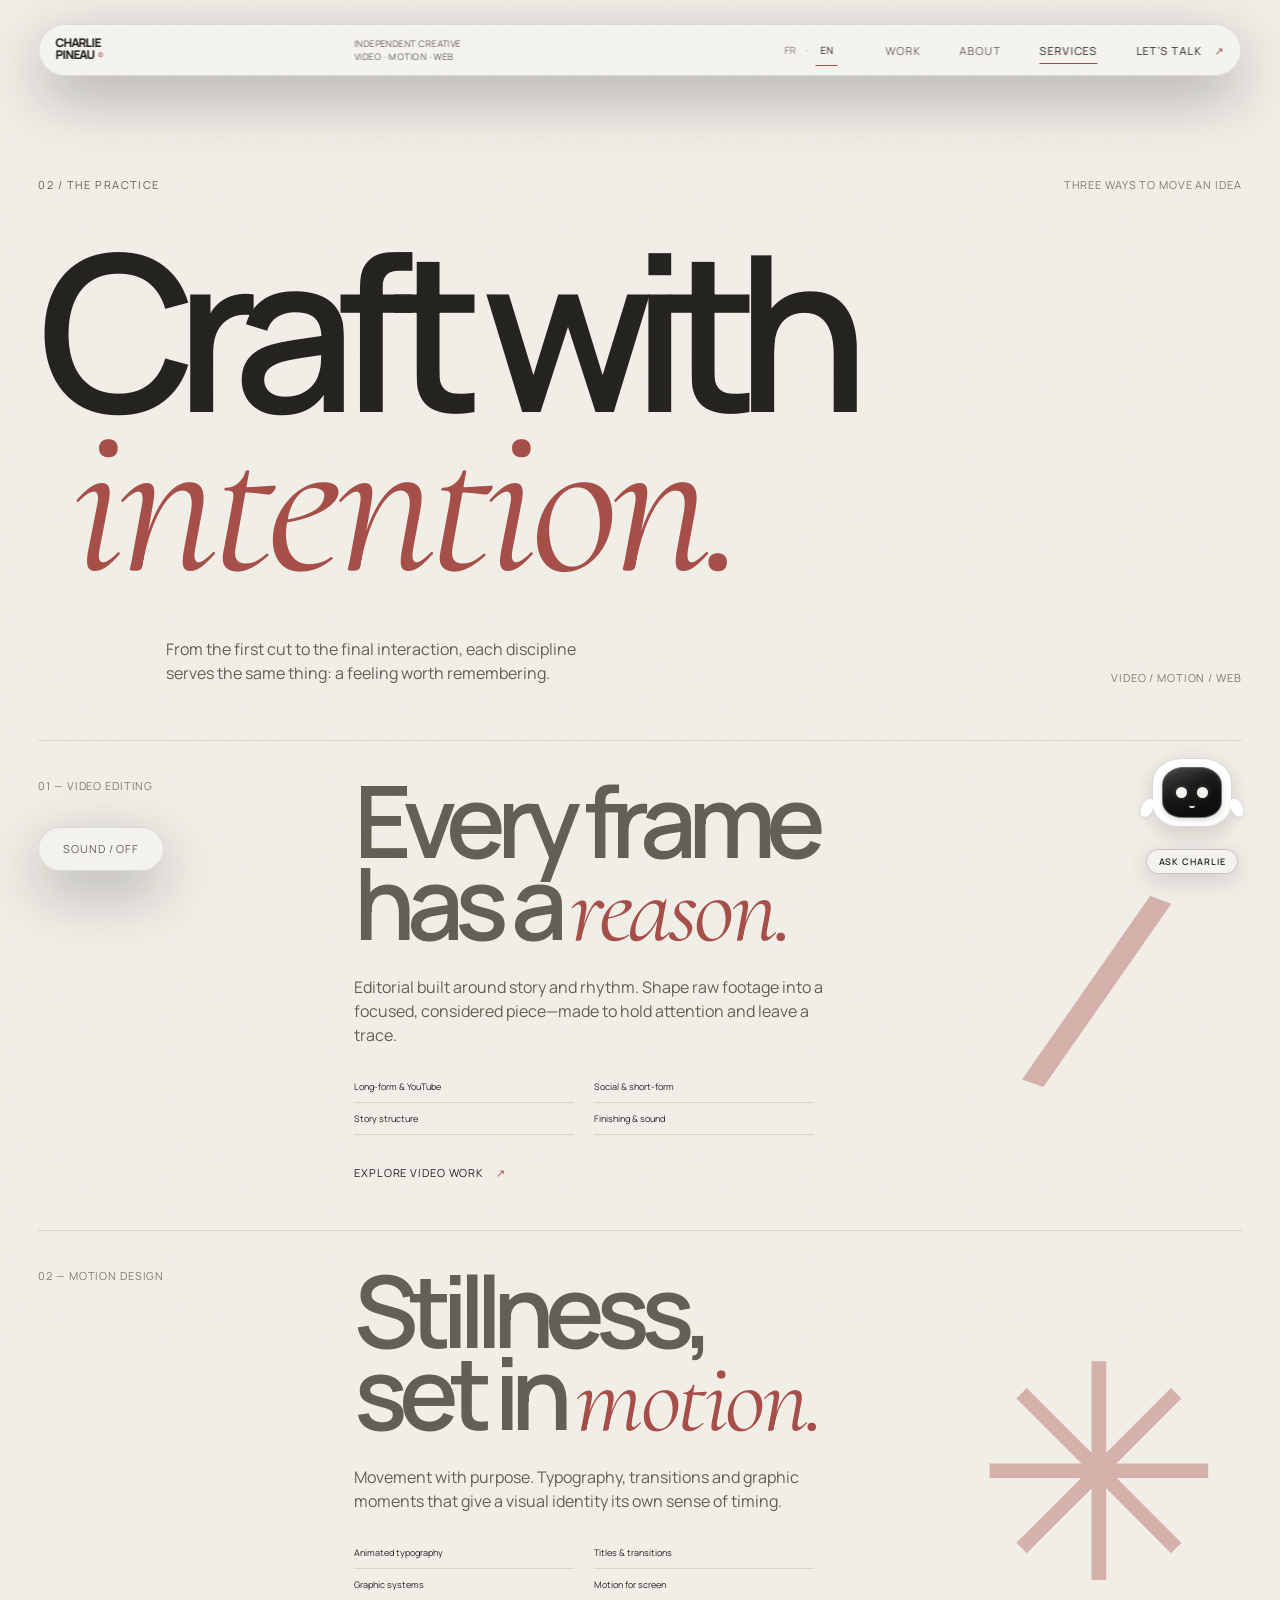
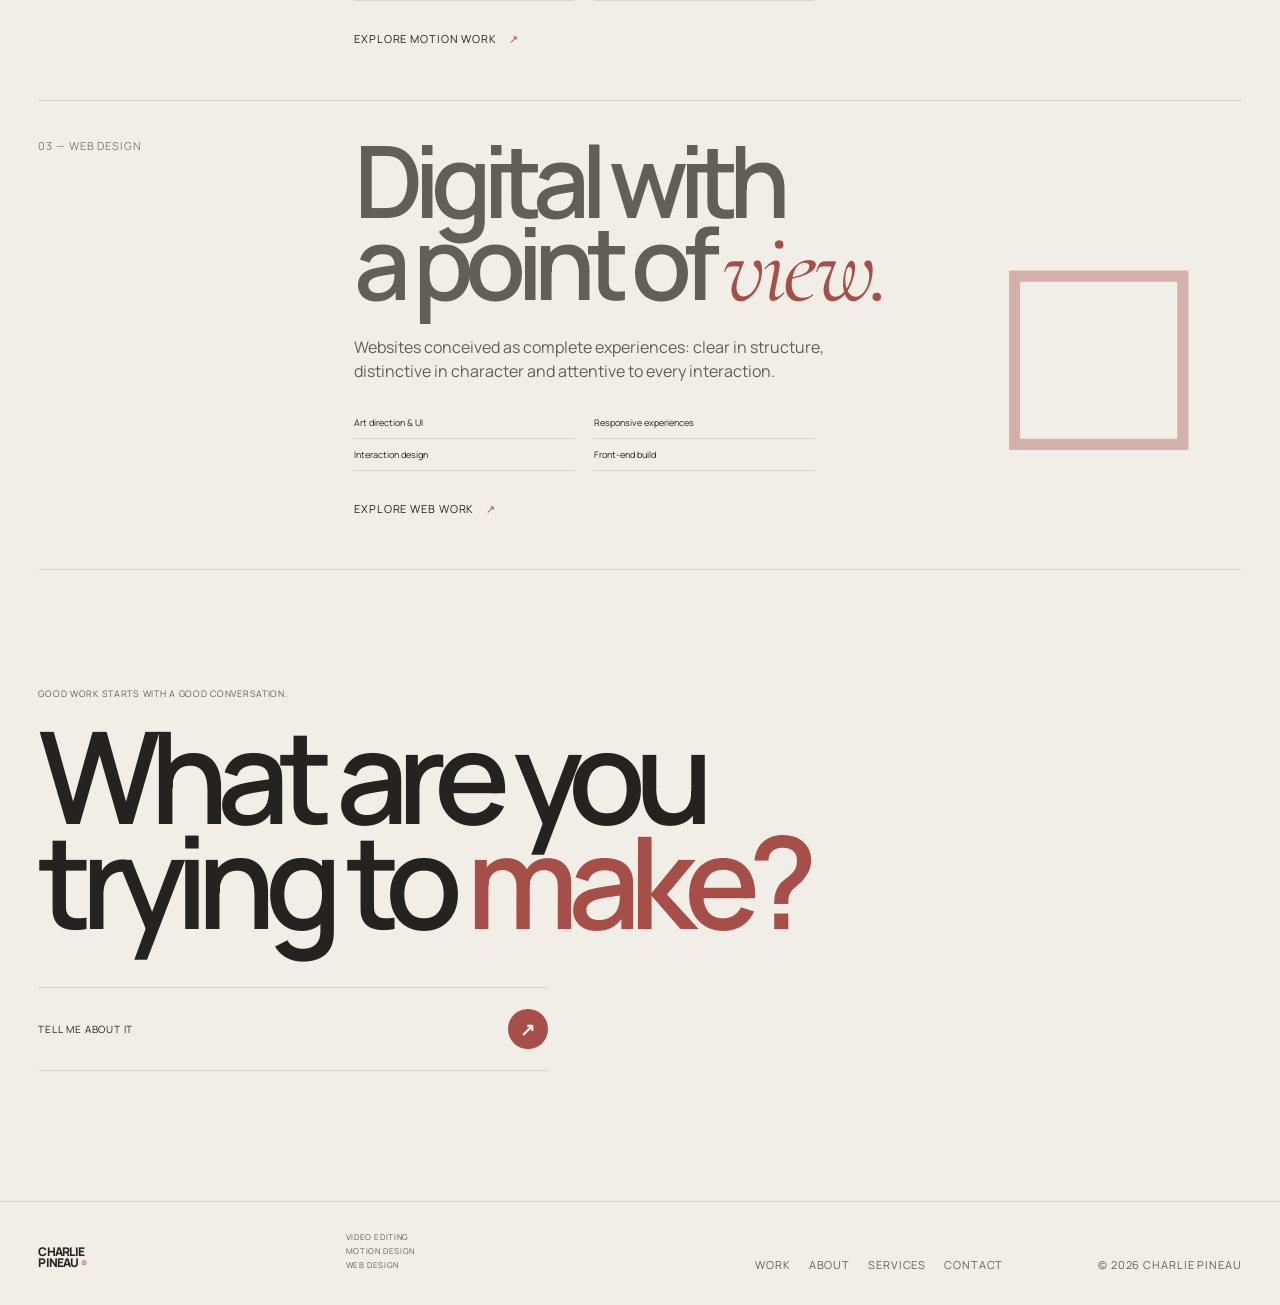
<file: services.html>
<!doctype html>
<html lang="en">
  <head>
    <meta charset="UTF-8">
    <meta name="viewport" content="width=device-width, initial-scale=1">
    <meta name="theme-color" content="#F1EEE8">
    <meta name="description" content="Video editing, motion design and web design services by Charlie Pineau.">
    <meta property="og:title" content="Services — Charlie Pineau">
    <meta property="og:description" content="Video editing, motion design and web design by Charlie Pineau.">
    <link rel="icon" href="data:image/svg+xml,%3Csvg xmlns='http://www.w3.org/2000/svg' viewBox='0 0 64 64'%3E%3Crect width='64' height='64' fill='%230A0A0A'/%3E%3Ctext x='50%25' y='55%25' fill='%23A64F48' font-family='sans-serif' font-size='32' text-anchor='middle' dominant-baseline='middle'%3ECP%3C/text%3E%3C/svg%3E">
    <title>Services — Charlie Pineau®</title>
    <link rel="preconnect" href="https://fonts.googleapis.com">
    <link rel="preconnect" href="https://fonts.gstatic.com" crossorigin>
    <link href="https://fonts.googleapis.com/css2?family=Cormorant+Garamond:ital,wght@1,400&family=Manrope:wght@400;500;600;700&display=swap" rel="stylesheet">
    <link rel="stylesheet" href="style.css">
    <script src="translations.js" defer></script>
    <script src="script.js" defer></script>
  </head>
  <body>
    <a class="skip-link" href="#main">Skip to content</a>
    <div class="grain" aria-hidden="true"></div><div class="pointer-orb" aria-hidden="true"><span></span></div>
    <header class="site-header" data-header>
      <a class="wordmark" href="index.html">CHAR<span class="charlie-li">LI</span><span class="charlie-e">E</span><br>PINEAU<span>®</span></a>
      <p class="header-note">INDEPENDENT CREATIVE<br>VIDEO · MOTION · WEB</p>
      <nav class="desktop-nav" aria-label="Main navigation"><a href="projets.html">WORK</a><a href="a-propos.html">ABOUT</a><a href="services.html" aria-current="page">SERVICES</a><a class="nav-contact" href="index.html#contact">LET’S TALK <span>↗</span></a></nav>
      <button class="menu-toggle" type="button" aria-expanded="false" aria-controls="mobile-nav" aria-label="Open navigation"><span></span><span></span></button>
      <nav class="mobile-nav" id="mobile-nav" aria-label="Mobile navigation" inert><a href="projets.html"><span>01</span>WORK</a><a href="a-propos.html"><span>02</span>ABOUT</a><a href="services.html"><span>03</span>SERVICES</a><a href="index.html#contact"><span>04</span>CONTACT</a><p>VIDEO EDITING · MOTION · WEB</p></nav>
    </header>
    <main id="main">
      <section class="page-heading service-page-heading">
        <p class="mono section-label"><span>02 / THE PRACTICE</span><span>THREE WAYS TO MOVE AN IDEA</span></p>
        <h1>Craft with<br><em><span class="accent-font">intention.</span></em></h1>
        <div class="page-heading-bottom"><p>From the first cut to the final interaction, each discipline serves the same thing: a feeling worth remembering.</p><span class="mono">VIDEO / MOTION / WEB</span></div>
      </section>
      <section class="service-details">
        <article class="service-detail" id="video">
          <span class="mono service-detail-index">01 — VIDEO EDITING</span><div class="service-detail-main"><h2>Every frame<br>has a <em><span class="accent-font">reason.</span></em></h2><p>Editorial built around story and rhythm. Shape raw footage into a focused, considered piece—made to hold attention and leave a trace.</p><ul><li>Long-form & YouTube</li><li>Social & short-form</li><li>Story structure</li><li>Finishing & sound</li></ul><a class="text-link mono" href="projets.html?filter=video">EXPLORE VIDEO WORK <span>↗</span></a></div><span class="service-glyph glyph-cut" aria-hidden="true">/</span>
        </article>
        <article class="service-detail" id="motion">
          <span class="mono service-detail-index">02 — MOTION DESIGN</span><div class="service-detail-main"><h2>Stillness,<br>set in <em><span class="accent-font">motion.</span></em></h2><p>Movement with purpose. Typography, transitions and graphic moments that give a visual identity its own sense of timing.</p><ul><li>Animated typography</li><li>Titles & transitions</li><li>Graphic systems</li><li>Motion for screen</li></ul><a class="text-link mono" href="projets.html?filter=motion">EXPLORE MOTION WORK <span>↗</span></a></div><span class="service-glyph glyph-motion" aria-hidden="true">✳</span>
        </article>
        <article class="service-detail" id="web">
          <span class="mono service-detail-index">03 — WEB DESIGN</span><div class="service-detail-main"><h2>Digital with<br>a point of <em><span class="accent-font">view.</span></em></h2><p>Websites conceived as complete experiences: clear in structure, distinctive in character and attentive to every interaction.</p><ul><li>Art direction & UI</li><li>Responsive experiences</li><li>Interaction design</li><li>Front-end build</li></ul><a class="text-link mono" href="projets.html?filter=web">EXPLORE WEB WORK <span>↗</span></a></div><span class="service-glyph glyph-web" aria-hidden="true">□</span>
        </article>
      </section>
      <section class="service-outro"><p class="mono">GOOD WORK STARTS WITH A GOOD CONVERSATION.</p><h2>What are you<br>trying to <em>make?</em></h2><a class="contact-cta" href="index.html#contact"><span>TELL ME ABOUT IT</span><b>↗</b></a></section>
    </main>
    <footer class="site-footer"><a class="wordmark" href="index.html">CHAR<span class="charlie-li">LI</span><span class="charlie-e">E</span><br>PINEAU<span>®</span></a><p class="mono">VIDEO EDITING<br>MOTION DESIGN<br>WEB DESIGN</p><div class="footer-links mono"><a href="projets.html">WORK</a><a href="a-propos.html">ABOUT</a><a href="services.html">SERVICES</a><a href="index.html#contact">CONTACT</a></div><span class="mono copyright">© <span data-year></span> CHARLIE PINEAU</span></footer>
  </body>
</html>
</file>
<file: style.css>
:root {
  color-scheme: light;
  --color-bg: #F1EEE8;
  --color-bg-soft: #E8E3DA;
  --color-surface: #F7F5F0;
  --color-surface-soft: #EDE9E1;
  --color-text-primary: #25231F;
  --color-text-secondary: #625F58;
  --color-text-muted: #817B71;
  --color-border: rgba(37, 35, 31, 0.12);
  --color-border-strong: rgba(37, 35, 31, 0.22);
  --color-glass: rgba(247, 245, 240, 0.78);
  --color-glass-light: rgba(37, 35, 31, 0.04);
  --color-accent: #A64F48;
  --color-image-overlay: rgba(17, 17, 16, 0.82);
  --color-image-overlay-soft: rgba(17, 17, 16, 0.68);
  --color-image-text: #FFFFFF;
  --color-image-accent: #E7A8A1;
  --font-primary: "Manrope", sans-serif;
  --font-editorial: "Cormorant Garamond", serif;
  --font-size-xs: 0.6875rem;
  --font-size-sm: 0.8125rem;
  --font-size-md: 1rem;
  --font-size-lg: 1.25rem;
  --font-size-xl: 2rem;
  --font-size-2xl: 3.5rem;
  --font-size-3xl: 6rem;
  --font-size-display: clamp(4rem, 10vw, 10rem);
  --line-height-tight: 0.9;
  --line-height-heading: 0.95;
  --line-height-body: 1.5;
  --line-height-meta: 1.2;
  --letter-spacing-tight: -0.04em;
  --letter-spacing-heading: -0.025em;
  --letter-spacing-normal: 0;
  --letter-spacing-wide: 0.08em;
  --space-1: 0.25rem;
  --space-2: 0.5rem;
  --space-3: 0.75rem;
  --space-4: 1rem;
  --space-5: 1.5rem;
  --space-6: 2rem;
  --space-7: 3rem;
  --space-8: 4rem;
  --space-9: 6rem;
  --space-10: 8rem;
  --space-11: 10rem;
  --space-12: 14rem;
  --container-max: 1600px;
  --container-padding: clamp(1.25rem, 3vw, 4rem);
  --grid-columns: 12;
  --grid-gap: clamp(1rem, 2vw, 2rem);
  --radius-pill: 999px;
  --glass-blur: 20px;
  --glass-blur-heavy: 32px;
  --glass-border: 1px solid var(--color-border);
  --glass-shadow: 0 20px 60px rgba(0, 0, 0, 0.28);
  --fog-opacity: 0.10;
  --cloud-opacity: 0.08;
  --atmosphere-blur: 80px;
  --grain-opacity: 0.03;
  --ease-standard: cubic-bezier(0.22, 1, 0.36, 1);
  --ease-smooth: cubic-bezier(0.16, 1, 0.3, 1);
  --ease-in-out: cubic-bezier(0.65, 0, 0.35, 1);
  --duration-fast: 180ms;
  --duration-standard: 450ms;
  --duration-slow: 800ms;
  --duration-cinematic: 1200ms;
  --ink: var(--color-bg);
  --paper: var(--color-text-primary);
  --muted: var(--color-text-secondary);
  --dim: var(--color-text-muted);
  --rule: var(--color-border);
  --accent: var(--color-accent);
  --display: var(--font-primary);
  --editorial: var(--font-editorial);
  --mono: var(--font-primary);
  --ease: var(--ease-standard);
  --page-gutter: var(--container-padding);
}

* { box-sizing: border-box; }
html { scroll-behavior: smooth; background: var(--ink); }
body {
  margin: 0;
  overflow-x: hidden;
  background: var(--ink);
  color: var(--paper);
  font-family: var(--display);
  -webkit-font-smoothing: antialiased;
}
body.menu-open, body.assistant-open { overflow: hidden; }
a { color: inherit; text-decoration: none; }
button, input { color: inherit; font: inherit; }
button { cursor: pointer; }
::selection { color: var(--ink); background: var(--accent); }

.mono { font: 400 11px/var(--line-height-meta) var(--mono); letter-spacing: var(--letter-spacing-wide); }
.accent-font { font-family: var(--font-editorial); font-style: italic; font-weight: 400; letter-spacing: -.035em; }
.grain {
  position: fixed;
  inset: -50%;
  z-index: 50;
  pointer-events: none;
  opacity: var(--grain-opacity);
  background-image: url("data:image/svg+xml,%3Csvg viewBox='0 0 180 180' xmlns='http://www.w3.org/2000/svg'%3E%3Cfilter id='n'%3E%3CfeTurbulence type='fractalNoise' baseFrequency='.85' numOctaves='3' stitchTiles='stitch'/%3E%3C/filter%3E%3Crect width='100%25' height='100%25' filter='url(%23n)' opacity='.5'/%3E%3C/svg%3E");
  background-size: 160px;
  animation: none;
}
@keyframes grain-shift { 0% { transform: translate(0,0); } 25% { transform: translate(2%,-1%); } 50% { transform: translate(-1%,2%); } 75% { transform: translate(1%,1%); } 100% { transform: translate(-2%,-1%); } }

.skip-link {
  position: fixed;
  z-index: 120;
  top: 12px;
  left: 12px;
  padding: 12px 16px;
  background: var(--accent);
  color: var(--ink);
  transform: translateY(-160%);
}
.skip-link:focus { transform: translateY(0); }
:focus-visible { outline: 1px solid var(--accent); outline-offset: 5px; }

.site-header {
  position: fixed;
  top: 24px;
  left: 50%;
  z-index: 40;
  display: grid;
  grid-template-columns: minmax(120px,1fr) minmax(150px,1fr) minmax(0,2fr);
  align-items: center;
  width: min(calc(100% - 2 * var(--container-padding)),var(--container-max));
  height: 52px;
  padding: 0 16px;
  border: var(--glass-border);
  border-radius: var(--radius-pill);
  background: var(--color-glass);
  box-shadow: var(--glass-shadow);
  backdrop-filter: blur(var(--glass-blur));
  -webkit-backdrop-filter: blur(var(--glass-blur));
  transform: translateX(-50%);
  transition: background-color var(--duration-standard) ease,border-color var(--duration-standard) ease;
}
.site-header.is-compact {
  height: 52px;
  border-color: var(--color-border-strong);
  background: var(--color-glass);
}
.wordmark {
  width: fit-content;
  position: relative;
  font-size: 12px;
  font-weight: 800;
  letter-spacing: -.07em;
  line-height: .92;
}
.wordmark span { color: var(--accent); font: 10px var(--mono); vertical-align: top; margin-left: 3px; }
.wordmark .charlie-li { color: inherit; font: inherit; letter-spacing: -.015em; margin: 0; vertical-align: baseline; }
.wordmark .charlie-e { color: inherit; font: inherit; margin-left: -.035em; vertical-align: baseline; }
.charlie-e { display: inline-block; margin-left: -.06em; }
.header-note { color: var(--muted); font: 9px/1.5 var(--mono); letter-spacing: .05em; }
.desktop-nav { justify-self: end; display: flex; align-items: center; gap: clamp(20px,3vw,52px); }
.desktop-nav a { position: relative; color: var(--muted); font: 10px var(--mono); letter-spacing: .08em; transition: color .25s ease; }
.desktop-nav a::after { content: ""; position: absolute; right: 100%; bottom: -6px; left: 0; height: 1px; background: var(--accent); transition: right .4s var(--ease); }
.desktop-nav a:hover, .desktop-nav a[aria-current="page"] { color: var(--paper); }
.desktop-nav a:hover::after, .desktop-nav a[aria-current="page"]::after { right: 0; }
.desktop-nav .nav-contact { color: var(--paper); padding: 12px 0; }
.nav-contact span { color: var(--accent); margin-left: 10px; }
.menu-toggle { display: none; }
.mobile-nav { display: none; }

.hero {
  position: relative;
  min-height: 790px;
  height: 100svh;
  max-height: 1160px;
  min-height: 100svh;
  padding: 0 var(--page-gutter);
  overflow: hidden;
  isolation: isolate;
}
.hero::before, .hero::after {
  content: "";
  position: absolute;
  z-index: 0;
  pointer-events: none;
}
.hero::before {
  top: 0;
  left: 0;
  width: 100%;
  height: 78%;
  opacity: var(--cloud-opacity);
  background-image: linear-gradient(180deg,rgba(10,10,10,.18),rgba(10,10,10,.22) 48%,#0A0A0A 100%),url("assets/hero-atmosphere.svg");
  background-position: center, center 63%;
  background-size: cover;
  filter: grayscale(1) brightness(.78) blur(var(--atmosphere-blur));
  -webkit-mask-image: linear-gradient(90deg,transparent,black 10%,black 90%,transparent);
  mask-image: linear-gradient(90deg,transparent,black 10%,black 90%,transparent);
  animation: cloud-drift 58s ease-in-out infinite alternate;
  animation-play-state: paused;
}
.hero.is-atmosphere-active::before { animation-play-state: running; }
.hero::after {
  content: none;
}
@keyframes cloud-drift {
  from { transform: translate3d(-1%,.5%,0) scale(1); }
  to { transform: translate3d(1%,-.5%,0) scale(1.015); }
}
.hero-meta {
  position: absolute;
  top: 125px;
  right: var(--page-gutter);
  left: var(--page-gutter);
  display: flex;
  justify-content: space-between;
  color: var(--muted);
}
.hero-title-wrap { position: absolute; z-index: 3; top: 21%; left: var(--page-gutter); }
.hero-kicker { display: flex; align-items: center; gap: 10px; margin: 0 0 20px 7px; color: var(--muted); font-size: 9px; }
.live-dot, .assistant-status { display: inline-block; width: 6px; height: 6px; flex: 0 0 auto; border-radius: 50%; background: var(--accent); box-shadow: 0 0 12px rgba(166,79,72,.22); }
.hero-title { margin: 0; font-size: clamp(4rem, 13vw, 10rem); font-weight: 600; letter-spacing: -.06em; line-height: var(--line-height-tight); }
.hero-title > span { display: block; }
.hero-title .charlie-li { display: inline; letter-spacing: -.045em; }
.hero-title-bottom { margin: .13em 0 0 .12em; }
.hero-symbol { display: inline-block; margin: .18em 0 0 .38em; color: var(--accent); font: 400 clamp(13px, 1.7vw, 24px) var(--mono); letter-spacing: 0; vertical-align: top; }
.hero-caption { display: flex; align-items: center; gap: 18px; margin: 40px 0 0 12px; }
.hero-caption > span:first-child { font: 9px/1.7 var(--mono); letter-spacing: .07em; }
.caption-rule { display: block; width: 46px; height: 1px; background: var(--accent); }
.hero-caption p { margin: 0; color: var(--muted); font-size: 12px; line-height: 1.5; }
.hero-visual { position: absolute; top: 23%; right: var(--page-gutter); width: 34%; height: 57%; max-height: 610px; }
.image-art { position: relative; overflow: hidden; background: #333129; isolation: isolate; }
.hero-image { position: absolute; inset: 0; background: linear-gradient(128deg,#5c5748 0%,#a39069 31%,#3b3a31 32%,#171916 72%,#38372f 100%); transform: translate3d(var(--parallax-x,0),var(--parallax-y,0),0) scale(1.04); transition: transform .75s var(--ease); }
.hero-image::before { content: ""; position: absolute; inset: 0; z-index: -1; opacity: .62; background: repeating-linear-gradient(90deg,transparent 0 13%,rgba(20,21,17,.3) 13.1% 13.4%), linear-gradient(0deg,rgba(10,11,10,.8),transparent 54%); }
.art-sun { position: absolute; top: 15%; right: 13%; width: 27%; aspect-ratio: 1; border-radius: 50%; background: #d6c29a; box-shadow: 0 0 80px 24px rgba(213,190,132,.18); }
.art-figure { position: absolute; right: 25%; bottom: -5%; width: 39%; height: 69%; background: linear-gradient(100deg,#1a1b17,#555147 52%,#25251f); clip-path: polygon(37% 0,65% 0,73% 17%,100% 100%,0 100%,28% 17%); }
.art-orbit { position: absolute; top: 8%; right: 2%; width: 80%; height: 80%; border: 1px solid rgba(239,231,207,.28); border-radius: 50%; transform: rotate(-28deg) scaleY(.46); }
.hero-image-label, .hero-image-index { position: absolute; z-index: 2; color: rgba(245,239,222,.8); font-size: 8px; }
.hero-image-label { top: 22px; left: 20px; }
.hero-image-index { right: 19px; bottom: 18px; writing-mode: vertical-rl; }
.hero-side-note { position: absolute; top: 39%; right: calc(var(--page-gutter) + 35%); color: var(--muted); font-size: 8px; line-height: 1.6; writing-mode: vertical-rl; }
.scroll-cue { position: absolute; right: 0; bottom: 0; display: flex; align-items: center; gap: 12px; color: var(--muted); font-size: 9px; }
.scroll-line { height: 42px; width: 1px; background: linear-gradient(var(--accent),transparent); }
.hero-bottom-line { position: absolute; right: var(--page-gutter); bottom: 28px; left: var(--page-gutter); display: flex; justify-content: space-between; padding-top: 14px; border-top: 1px solid var(--rule); color: var(--muted); font-size: 9px; }

.section-label { display: flex; justify-content: space-between; margin: 0; color: var(--muted); font-size: 9px; }
.section-label span:first-child { letter-spacing: .13em; }
.hero-side-note { padding-left: 9px; border-left: 1px solid var(--color-border); }
.section-label > span:first-child { color: var(--paper); }
.reel-section { padding: 118px var(--page-gutter) 110px; }
.reel-trigger { position: relative; display: block; width: 100%; height: clamp(350px, 58vw, 720px); margin: 28px 0 0; padding: 0; overflow: hidden; border: 0; text-align: left; background: #38362f; }
.reel-art { position: absolute; inset: 0; background: linear-gradient(120deg,#918367,#393a31 33%,#131512 33%,#252820 67%,#987a46); transition: transform 1.3s var(--ease), filter 1s ease; }
.reel-art::before { content: ""; position: absolute; inset: 0; background: linear-gradient(0deg,rgba(12,13,11,.8),transparent 72%),repeating-linear-gradient(90deg,transparent 0 19.8%,rgba(12,13,11,.18) 20% 20.2%); }
.reel-art .art-sun { top: 16%; right: 24%; width: 18%; }
.reel-art .art-figure { right: 36%; width: 22%; height: 76%; }
.reel-art .art-orbit { right: 22%; width: 50%; height: 100%; }
.reel-trigger:hover .reel-art { transform: scale(1.015); filter: saturate(1.03); }
.reel-overlay { position: absolute; inset: 0; display: grid; grid-template-columns: 1fr auto; grid-template-rows: 1fr auto; align-items: end; padding: clamp(22px,5vw,68px); text-align: left; }
.reel-play { grid-column: 2; grid-row: 1; display: grid; place-items: center; width: 66px; height: 66px; border: 1px solid rgba(255,255,255,.6); border-radius: 50%; font-size: 24px; transition: color .3s ease, background .3s ease, transform .5s var(--ease); }
.reel-trigger:hover .reel-play { transform: translateY(-2px); color: var(--ink); background: var(--accent); }
.reel-title { grid-column: 1; grid-row: 2; font-size: clamp(42px,8vw,112px); font-weight: 600; letter-spacing: -.08em; line-height: .85; }
.reel-title em { color: var(--accent); font-style: normal; }
.reel-duration { grid-column: 2; grid-row: 2; color: var(--paper); font-size: 9px; }
.reel-side { position: absolute; top: 50%; right: 20px; color: rgba(255,255,255,.7); font-size: 8px; writing-mode: vertical-rl; }
.reel-note { margin: 12px 0 0; color: var(--dim); font-size: 8px; }

.work-section { position: relative; min-height: 240vh; padding: 110px 0 0; }
.work-section > .section-label { padding: 0 var(--page-gutter); }
.work-intro { display: flex; align-items: end; gap: 30px; padding: 58px var(--page-gutter) 34px; }
.work-intro h2, .services-heading h2, .about-copy h2, .contact-section h2 { margin: 0; font-size: clamp(56px,9vw,126px); font-weight: 600; letter-spacing: -.09em; line-height: .83; }
.work-intro h2 em, .services-heading em, .about-copy em, .contact-section em, .page-heading em, .archive-end em, .service-detail em, .service-outro em, .about-page-copy em, .principle em { color: var(--accent); font-style: normal; }
.work-intro > p { max-width: 215px; margin: 0 0 5px auto; color: var(--muted); font-size: 12px; }
.text-link { display: inline-flex; align-items: center; gap: 12px; width: fit-content; padding: 13px 0; color: var(--paper); font-size: 9px; }
.text-link span { color: var(--accent); transition: transform .4s var(--ease); }
.text-link:hover span { transform: translate(4px,-4px); }
.work-viewport { position: sticky; top: 17vh; height: 72vh; min-height: 500px; overflow: hidden; }
.work-track { display: flex; align-items: center; gap: 20px; height: calc(100% - 58px); padding: 0 var(--page-gutter); will-change: transform; }
.work-card { position: relative; flex: 0 0 min(69vw,900px); height: 100%; max-height: 620px; overflow: hidden; border: 1px solid var(--rule); background: #24251f; }
.work-card:nth-child(even) { height: 84%; }
.work-card-visual { position: absolute; inset: 0; transition: transform 1.2s var(--ease); }
.work-card:hover .work-card-visual { transform: scale(1.015); }
.project-art { position: absolute; inset: 0; overflow: hidden; }
.project-art img { position: absolute; inset: 0; z-index: 1; width: 100%; height: 100%; object-fit: cover; }
.project-preview-video { position: absolute; inset: 0; z-index: 2; width: 100%; height: 100%; object-fit: cover; }
.preview-error { position: absolute; z-index: 3; right: 10px; bottom: 10px; left: 10px; color: var(--paper); font-size: 7px; }
.project-art::before, .project-art::after { content: ""; position: absolute; inset: 0; pointer-events: none; }
.project-art::before { background: linear-gradient(0deg,rgba(10,11,9,.82),transparent 70%); }
.project-art::after { opacity: .38; background: repeating-linear-gradient(90deg,transparent 0 23%,rgba(15,15,13,.34) 23.1% 23.4%); mix-blend-mode: multiply; }
.art-cinema { background: linear-gradient(115deg,#807960 0%,#b39a66 25%,#292a24 25.3%,#171916 65%,#514a38); }
.art-cinema .art-sun, .art-web .art-sun, .art-short .art-sun { position: absolute; top: 16%; right: 19%; width: 18%; aspect-ratio: 1; border-radius: 50%; background: #d7c393; }
.art-cinema .art-figure { position: absolute; right: 30%; bottom: -8%; width: 24%; height: 75%; background: linear-gradient(100deg,#12130f,#5c5646 55%,#25251f); clip-path: polygon(35% 0,65% 0,77% 30%,100% 100%,0 100%,24% 30%); }
.art-motion { background: repeating-linear-gradient(116deg,#222823 0 12%,#a0a889 12.2% 12.8%,#272b24 13% 23%); }
.art-motion::after { inset: 11%; border: 1px solid rgba(237,237,211,.5); transform: rotate(-12deg) scale(.84); }
.art-gaming { background: radial-gradient(ellipse at 52% 50%,#d05f3a 0 5%,transparent 25%),linear-gradient(145deg,#1c2634,#472d2a 60%,#161915); }
.art-gaming::after { inset: 20% 35%; border: 1px solid rgba(245,177,121,.7); transform: skewY(-28deg); }
.art-web { background: linear-gradient(130deg,#a7ab9d,#626c64 43%,#d0cbb4 43.2%,#414640 75%); }
.art-web .art-sun { top: auto; right: 10%; bottom: 15%; width: 24%; background: #d6d2c4; }
.art-web-window { position: absolute; z-index: 1; top: 19%; left: 16%; width: 66%; height: 60%; border: 1px solid rgba(240,237,222,.7); background: #d9d5c6; box-shadow: 22px 25px 0 rgba(26,29,25,.42); }
.art-web-window::before { content:""; position:absolute; inset:0 0 auto; height:14px; border-bottom:1px solid rgba(20,22,19,.25); background:linear-gradient(90deg,#9c5d48 0 6px,transparent 6px 14px,#888 14px 16px,transparent 16px); }
.art-web-window::after { content:""; position:absolute; right:10%; bottom:10%; left:10%; height:48%; background:linear-gradient(135deg,#666f63,#c3bda8); }
.art-direction { background: linear-gradient(135deg,#c0ad87,#656551 36%,#34372f 36.2%,#171916); }
.art-direction::after { inset: 13%; border: 1px solid rgba(234,226,203,.6); border-radius: 50%; transform: scaleY(.42) rotate(-24deg); }
.art-short { background: linear-gradient(130deg,#292d25,#6f6a54 45%,#272822 45.4%,#111310); }
.art-short .art-sun { top: 25%; right: 38%; width: 23%; background: #c9a965; }
.art-short-bars { position: absolute; top: 38%; left: 10%; width: 80%; height: 2px; background: var(--accent); box-shadow: 0 16px rgba(231,228,213,.85),0 -16px rgba(231,228,213,.4); transform: rotate(-12deg); }
.work-card-top, .work-card-info { position: absolute; z-index: 2; right: 24px; left: 24px; display: flex; justify-content: space-between; }
.work-card-top { top: 20px; color: rgba(245,242,229,.76); font-size: 9px; }
.work-card-info { bottom: 23px; align-items: end; }
.work-card-info p { margin: 0 0 8px; color: var(--accent); font-size: 9px; }
.work-card-info h3 { max-width: 560px; margin: 0; font-size: clamp(32px,5vw,72px); font-weight: 600; letter-spacing: -.075em; line-height: .91; }
.work-card-info > span { color: rgba(245,242,229,.7); font-size: 9px; text-align: right; }
.work-card-open { position: absolute; z-index: 3; inset: 0; border: 0; background: transparent; color: transparent; }
.work-controls { display: flex; align-items: center; justify-content: space-between; height: 58px; padding: 0 var(--page-gutter); border-top: 1px solid var(--rule); color: var(--muted); font-size: 9px; }
.work-counter b { color: var(--paper); font-weight: 400; }
.work-arrows { display: flex; gap: 8px; }
.work-arrows button { width: 38px; height: 38px; border: 1px solid var(--rule); border-radius: 50%; background: transparent; transition: color .2s ease,background .2s ease; }
.work-arrows button:hover { color: var(--ink); background: var(--accent); }
.work-hint { font-size: 8px; }
.work-section.is-static { min-height: 0; }
.work-section.is-static .work-viewport { position: relative; top: auto; height: auto; min-height: 0; overflow: visible; }
.work-section.is-static .work-track { height: auto; overflow-x: auto; padding-bottom: 14px; }
.work-section.is-static .work-card { flex-basis: min(75vw,680px); height: 440px; }

.manifesto { position: relative; min-height: 500px; display: flex; flex-direction: column; justify-content: center; padding: 110px var(--page-gutter); overflow: hidden; border-top: 1px solid var(--rule); }
.manifesto > p { margin: 0 0 28px; color: var(--muted); font-size: 9px; }
.manifesto h2 { position: relative; z-index: 1; margin: 0; font-size: clamp(68px,13vw,180px); font-weight: 600; letter-spacing: -.1em; line-height: .78; }
.manifesto h2 span { color: var(--accent); }
.manifesto-mark { position: absolute; z-index: 0; top: 50%; right: 4%; color: rgba(39,42,34,.1); font-size: clamp(220px,40vw,560px); line-height: 1; pointer-events: none; transform: translateY(-50%); }

.services-preview { padding: 112px var(--page-gutter) 130px; border-top: 1px solid var(--rule); }
.services-heading { display: flex; align-items: end; justify-content: space-between; margin: 55px 0 60px; }
.service-list { border-top: 1px solid var(--rule); }
.service-row { position: relative; display: grid; grid-template-columns: 70px minmax(220px,1fr) minmax(180px,.6fr) 36px; align-items: center; gap: 20px; min-height: 118px; border-bottom: 1px solid var(--rule); transition: padding .5s var(--ease),color .3s ease; }
.service-row::before { position: absolute; z-index: -1; inset: 0 calc(var(--page-gutter) * -1); content: ""; background: var(--accent); transform: scaleY(0); transform-origin: bottom; transition: transform .5s var(--ease); }
.service-row:hover { padding-inline: 16px; color: var(--ink); }
.service-row:hover::before { transform: scaleY(1); }
.service-number { color: var(--accent); font-size: 9px; }
.service-row h3 { margin: 0; font-size: clamp(30px,4.8vw,62px); font-weight: 500; letter-spacing: -.075em; }
.service-detail { color: var(--muted); font: 9px var(--mono); }
.service-arrow { justify-self: end; color: var(--accent); font-size: 24px; transition: transform .4s var(--ease); }
.service-row:hover .service-number, .service-row:hover .service-detail, .service-row:hover .service-arrow { color: var(--ink); }
.service-row:hover .service-arrow { transform: translate(4px,-4px); }

.about-preview { display: grid; grid-template-columns: 1fr 1fr; min-height: 700px; border-top: 1px solid var(--rule); border-bottom: 1px solid var(--rule); }
.about-art { position: relative; min-height: 560px; background: linear-gradient(140deg,#aaa18b,#59594d 44%,#262923 44.2%,#171916); }
.about-art::before { content:""; position:absolute; inset:0; background:linear-gradient(0deg,rgba(10,11,9,.7),transparent 60%); }
.about-art-shape { position: absolute; inset: 11% 18%; border: 1px solid rgba(234,230,210,.5); border-radius: 50%; transform: rotate(-27deg) scaleY(.68); }
.about-art-caption { position: absolute; top: 24px; left: 24px; color: rgba(238,235,219,.72); font-size: 8px; }
.placeholder-stamp { position: absolute; right: 20px; bottom: 20px; padding: 10px 12px; border: 1px solid rgba(236,231,210,.42); color: rgba(236,231,210,.8); font-size: 8px; transform: rotate(-7deg); }
.about-copy { position: relative; display: flex; flex-direction: column; justify-content: center; padding: 80px clamp(30px,7vw,110px); }
.about-copy .section-label { margin-bottom: 40px; }
.about-copy h2 { font-size: clamp(48px,7vw,92px); }
.about-copy > p:not(.section-label) { max-width: 430px; margin: 26px 0 16px; color: var(--muted); font-size: 13px; line-height: 1.8; }
.about-copy .text-link { margin-top: 14px; }
.about-signature { align-self: end; margin-top: 34px; color: rgba(232,230,223,.11); font-size: 68px; font-weight: 800; letter-spacing: -.12em; }
.about-signature span { color: var(--accent); font: 12px var(--mono); vertical-align: top; }

.contact-section { position: relative; min-height: 710px; padding: 100px var(--page-gutter); }
.contact-section .section-label { margin-bottom: 100px; }
.contact-pretitle { margin: 0 0 28px; color: var(--muted); font-size: 9px; }
.contact-section h2 { font-size: clamp(72px,14vw,196px); line-height: .76; }
.contact-cta { display: flex; align-items: center; justify-content: space-between; gap: 20px; width: min(510px,100%); margin-top: 54px; padding: 21px 0; border-top: 1px solid var(--rule); border-bottom: 1px solid var(--rule); font: 10px var(--mono); letter-spacing: .08em; }
.contact-cta b { display: grid; place-items: center; width: 40px; height: 40px; border-radius: 50%; background: var(--accent); color: var(--ink); font-size: 18px; transition: transform .45s var(--ease); }
.contact-cta:hover b { transform: translateY(-2px); }
.contact-cta, .nav-contact { transition: transform .35s var(--ease); }
.contact-foot { margin-top: 12px; color: var(--dim); font-size: 8px; }

.site-footer { display: grid; grid-template-columns: 1fr 1fr 1fr 1fr; align-items: end; gap: 25px; padding: 28px var(--page-gutter) 34px; border-top: 1px solid var(--rule); }
.site-footer > p, .copyright { margin: 0; color: var(--muted); font-size: 8px; line-height: 1.7; }
.footer-links { display: flex; flex-wrap: wrap; gap: 10px 18px; font-size: 8px; }
.footer-links a { color: var(--muted); transition: color .2s; }
.footer-links a:hover { color: var(--accent); }
.copyright { justify-self: end; }

.page-heading { padding: 178px var(--page-gutter) 80px; }
.page-heading .section-label { margin-bottom: 60px; }
.page-heading h1 { margin: 0; font-size: clamp(88px,17vw,240px); font-weight: 600; letter-spacing: -.105em; line-height: .72; }
.page-heading h1 em { display: inline-block; margin-left: .15em; }
.page-heading-bottom { display: flex; justify-content: space-between; align-items: end; margin-top: 58px; padding-left: 10vw; }
.page-heading-bottom p { max-width: 410px; margin: 0; color: var(--muted); font-size: 13px; line-height: 1.8; }
.page-heading-bottom span { color: var(--muted); font-size: 8px; text-align: right; }
.archive-section { padding: 0 var(--page-gutter) 120px; }
.archive-toolbar { display: flex; align-items: center; justify-content: space-between; gap: 24px; border-top: 1px solid var(--rule); padding-top: 15px; }
.archive-toolbar > p { color: var(--muted); font-size: 8px; }
.filter-bar { display: flex; gap: 4px; }
.filter-button { min-height: 38px; padding: 0 13px; border: 1px solid transparent; background: transparent; color: var(--muted); font: 9px var(--mono); letter-spacing: .06em; transition: color .2s,border .2s; }
.filter-button span { margin-left: 8px; color: var(--dim); }
.filter-button:hover, .filter-button.is-active { border-color: var(--rule); color: var(--paper); }
.filter-button.is-active span { color: var(--accent); }
.filter-status { min-height: 20px; margin: 18px 0; color: var(--dim); font-size: 8px; }
.archive-grid { display: grid; grid-template-columns: repeat(12,1fr); gap: 62px 18px; }
.archive-card { grid-column: span 5; }
.archive-card:nth-child(6n + 1), .archive-card:nth-child(6n + 4) { grid-column: span 7; }
.archive-card:nth-child(6n + 2), .archive-card:nth-child(6n + 5) { margin-top: 100px; }
.archive-card:nth-child(6n + 3) { grid-column: 3 / span 8; }
.archive-card[hidden] { display: none; }
.archive-card-button { display: block; width: 100%; padding: 0; border: 0; background: none; text-align: left; }
.archive-art { position: relative; display: block; aspect-ratio: 1.35; overflow: hidden; background: #24251f; }
.archive-card:nth-child(6n + 2) .archive-art, .archive-card:nth-child(6n + 5) .archive-art { aspect-ratio: 1.05; }
.archive-art .project-art { transition: transform 1s var(--ease); }
.archive-card-button:hover .project-art { transform: scale(1.015); }
.archive-index { position: absolute; top: 17px; left: 17px; z-index: 2; color: rgba(240,237,218,.8); font-size: 8px; }
.archive-view { position: absolute; right: 15px; bottom: 15px; z-index: 2; display: grid; width: 43px; height: 43px; place-items: center; border: 1px solid rgba(239,236,218,.58); border-radius: 50%; font-size: 18px; transition: color .3s,background .3s,transform .4s var(--ease); }
.archive-card-button:hover .archive-view { color: var(--ink); background: var(--accent); transform: translateY(-2px); }
.archive-card-copy { display: flex; justify-content: space-between; align-items: start; gap: 15px; padding-top: 15px; }
.archive-card-copy p { margin: 0 0 7px; color: var(--accent); font-size: 8px; }
.archive-card-copy h2 { margin: 0; font-size: clamp(22px,3vw,37px); font-weight: 500; letter-spacing: -.06em; }
.archive-card-copy > span { color: var(--muted); font: 8px var(--mono); }
.archive-end { padding: 90px var(--page-gutter) 130px; border-top: 1px solid var(--rule); }
.archive-end > p, .service-outro > p { color: var(--muted); font-size: 9px; }
.archive-end h2, .service-outro h2 { margin: 24px 0 34px; font-size: clamp(60px,10vw,140px); font-weight: 600; letter-spacing: -.09em; line-height: .82; }

.service-page-heading { padding-bottom: 55px; }
.service-details { padding: 0 var(--page-gutter); }
.service-detail { position: relative; display: grid; grid-template-columns: 1fr 2fr 1fr; gap: 30px; min-height: 470px; padding: 38px 0; overflow: hidden; border-top: 1px solid var(--rule); }
.service-detail:last-child { border-bottom: 1px solid var(--rule); }
.service-detail-index { color: var(--muted); font-size: 8px; }
.service-detail-main { position: relative; z-index: 2; }
.service-detail h2 { margin: 0 0 25px; font-size: clamp(52px,8vw,100px); font-weight: 600; letter-spacing: -.09em; line-height: .82; }
.service-detail-main > p { max-width: 480px; color: var(--muted); font-size: 13px; line-height: 1.8; }
.service-detail ul { display: grid; grid-template-columns: 1fr 1fr; max-width: 460px; gap: 0 20px; margin: 24px 0 18px; padding: 0; list-style: none; }
.service-detail li { padding: 9px 0; border-bottom: 1px solid var(--rule); color: var(--paper); font: 9px var(--mono); }
.service-glyph { justify-self: center; align-self: center; color: rgba(232,230,223,.1); font-size: clamp(120px,24vw,300px); font-weight: 400; line-height: .7; transition: color .6s ease,transform .8s var(--ease); }
.service-detail:hover .service-glyph { color: rgba(166,79,72,.3); transform: translateY(-2px); }
.glyph-cut { transform: rotate(20deg); }
.glyph-web { font-family: var(--mono); }
.service-outro { padding: 110px var(--page-gutter) 130px; }

.about-page { padding: 178px var(--page-gutter) 110px; }
.about-page > .section-label { margin-bottom: 42px; }
.about-page-grid { display: grid; grid-template-columns: .85fr 1.15fr; align-items: center; gap: clamp(40px,9vw,140px); }
.about-portrait { position: relative; min-height: min(68vw,690px); background: linear-gradient(137deg,#a49a80,#55574c 40%,#2b2d26 40.3%,#171916); }
.about-portrait::before { position: absolute; inset: 0; content: ""; background: linear-gradient(0deg,rgba(12,13,11,.7),transparent 65%); }
.portrait-shape { position: absolute; bottom: 0; left: 30%; width: 43%; height: 76%; background: linear-gradient(100deg,#171915,#77715f 55%,#24251f); clip-path: polygon(35% 0,65% 0,78% 28%,100% 100%,0 100%,22% 28%); }
.portrait-type { position: absolute; top: 50%; left: 50%; color: rgba(238,234,216,.2); font-size: clamp(60px,11vw,150px); font-weight: 800; letter-spacing: -.12em; transform: translate(-50%,-50%); }
.portrait-note { position: absolute; right: 18px; bottom: 18px; color: rgba(240,236,219,.8); font-size: 8px; }
.about-page-copy > p:first-child { color: var(--muted); font-size: 8px; }
.about-page-copy h1 { margin: 38px 0; font-size: clamp(55px,8vw,112px); font-weight: 600; letter-spacing: -.09em; line-height: .82; }
.about-page-copy > p:not(:first-child) { max-width: 500px; color: var(--muted); font-size: 13px; line-height: 1.8; }
.about-page-copy .about-placeholder-note { margin: 30px 0 14px; color: var(--dim); font: 8px var(--mono); }
.about-principles { display: grid; grid-template-columns: 1fr 1fr 1fr; gap: 30px; padding: 36px var(--page-gutter) 110px; border-top: 1px solid var(--rule); }
.about-principles > .section-label { grid-column: 1 / -1; margin-bottom: 30px; }
.principle > span { color: var(--accent); font-size: 9px; }
.principle h2 { margin: 18px 0; font-size: clamp(32px,4vw,57px); font-weight: 500; letter-spacing: -.07em; line-height: .9; }
.principle p { max-width: 290px; color: var(--muted); font-size: 12px; line-height: 1.7; }

.project-dialog { position: fixed; inset: 0; width: 100%; max-width: none; height: 100%; max-height: none; padding: 70px var(--page-gutter) 50px; overflow-y: auto; border: 0; background: var(--ink); color: var(--paper); }
.project-dialog[open] { display: grid; grid-template-columns: 1.35fr .65fr; align-items: center; gap: 40px; animation: dialog-enter .45s var(--ease) both; }
@keyframes dialog-enter { from { opacity: 0; transform: scale(.985); } to { opacity: 1; transform: scale(1); } }
.project-dialog::backdrop { background: rgba(8,9,8,.92); backdrop-filter: blur(8px); }
.dialog-close { position: fixed; top: 24px; right: var(--page-gutter); z-index: 2; display: flex; align-items: center; gap: 13px; border: 0; background: none; color: var(--paper); font: 9px var(--mono); }
.dialog-close span { color: var(--accent); font-size: 22px; }
.dialog-media { position: relative; min-height: 54vh; overflow: hidden; background: #252720; }
.dialog-media .project-art { position: absolute; inset: 0; }
.dialog-media video { position: absolute; inset: 0; width: 100%; height: 100%; object-fit: cover; }
.dialog-media-placeholder { position: absolute; inset: auto 20px 18px; z-index: 2; color: rgba(255,255,255,.75); font-size: 8px; }
.dialog-copy > p:first-child { color: var(--accent); font-size: 8px; }
.dialog-copy h2 { margin: 22px 0; font-size: clamp(38px,5vw,70px); font-weight: 500; letter-spacing: -.08em; line-height: .9; }
.dialog-copy > p:not(:first-child) { color: var(--muted); font-size: 12px; line-height: 1.8; }
.dialog-tags { display: flex; flex-wrap: wrap; gap: 8px; margin: 20px 0; }
.dialog-tags span { padding: 7px 9px; border: 1px solid var(--rule); color: var(--muted); font: 8px var(--mono); }

.glass-panel { border: 1px solid rgba(232,230,223,.2); background: linear-gradient(135deg,rgba(46,48,43,.76),rgba(20,21,19,.76)); box-shadow: 0 14px 50px rgba(0,0,0,.2),inset 0 1px rgba(255,255,255,.08); backdrop-filter: blur(var(--glass-blur)) saturate(105%); -webkit-backdrop-filter: blur(var(--glass-blur)) saturate(105%); }
.language-switch { position: relative; display: flex; align-items: center; gap: 3px; margin-right: 7px; color: var(--dim); font: 9px var(--mono); letter-spacing: .08em; }
.language-switch button { position: relative; min-width: 28px; min-height: 36px; padding: 8px 3px; border: 0; background: transparent; color: inherit; font: inherit; cursor: pointer; transition: color .25s ease,transform .25s ease; }
.language-switch button.is-active { color: var(--paper); }
.language-switch button.is-active::after { position: absolute; right: 3px; bottom: 2px; left: 3px; height: 1px; background: var(--accent); content: ""; }
.language-switch button:hover { color: var(--paper); transform: translateY(-1px); }
.language-switch button:focus-visible { outline: 1px solid var(--accent); outline-offset: 2px; }
.language-switch > span { color: var(--dim); }
.language-changing body { filter: blur(1px); opacity: .74; }
body { transition: filter .15s ease,opacity .15s ease; }
.assistant-launcher { position: fixed; right: 22px; bottom: 18px; z-index: 45; display: flex; flex-direction: column; align-items: center; justify-content: center; gap: 0; width: 132px; min-height: 144px; padding: 5px 5px 8px; border: 0; border-radius: 0; background: transparent; color: var(--color-text-primary); font-family: var(--font-primary); text-align: center; cursor: pointer; transition: transform var(--duration-standard) var(--ease-standard); }
.assistant-launcher:hover { transform: translateY(-3px); }
.assistant-launcher:focus-visible { outline: 2px solid var(--color-accent); outline-offset: 3px; }
.assistant-launcher-label { display: block; position: relative; z-index: 2; margin-top: -2px; padding: 7px 12px; border: 1px solid var(--color-border-strong); border-radius: var(--radius-pill); background: var(--color-glass); box-shadow: 0 6px 22px rgba(0,0,0,.14); color: var(--color-text-primary); font-size: 9px; font-weight: 600; letter-spacing: .1em; line-height: 1; }
.robot-avatar { position: relative; display: block; width: 116px; height: 116px; flex: 0 0 auto; overflow: visible; isolation: isolate; }
.robot-avatar::before { position: absolute; inset: 8%; z-index: -1; border-radius: 50%; background: radial-gradient(ellipse,rgba(183,165,138,.22) 0,rgba(183,165,138,.10) 42%,rgba(183,165,138,0) 74%); content: ""; filter: blur(9px); }
.robot-scene { position: absolute; inset: 0; }
.robot-model { position: absolute; inset: 4% 8% 5%; transform-origin: 50% 55%; animation: robot-float 6s ease-in-out infinite; }
.robot-shell { position: absolute; top: 17%; left: 9%; z-index: 2; width: 82%; height: 66%; border: 1px solid rgba(112,102,90,.26); border-radius: 37% 37% 34% 34% / 35% 35% 32% 32%; background: linear-gradient(145deg,#fff 0 62%,#fbfaf8 100%); box-shadow: 0 8px 18px rgba(31,28,24,.12),inset 0 1px 2px rgba(255,255,255,.98); }
.robot-face { position: absolute; inset: 12%; display: flex; align-items: center; justify-content: center; gap: 19%; overflow: hidden; border: 1px solid rgba(255,255,255,.34); border-radius: inherit; background: linear-gradient(155deg,#292827,#111110 72%); box-shadow: inset 0 2px 5px rgba(255,255,255,.08),inset 0 -4px 8px rgba(0,0,0,.28),0 2px 5px rgba(31,28,24,.16); }
.robot-face::before { position: absolute; inset: 0; border-radius: inherit; background: linear-gradient(155deg,rgba(255,255,255,.13),transparent 44%); content: ""; }
.robot-eye { position: relative; z-index: 1; width: 11px; height: 11px; flex: 0 0 auto; border: 0; border-radius: 50%; background: #f8f6f1; box-shadow: 0 0 5px rgba(255,255,255,.16); transition: width .55s var(--ease-smooth),height .55s var(--ease-smooth),border-radius .55s var(--ease-smooth),transform .55s var(--ease-smooth),opacity .3s ease; animation: robot-blink 7.8s 1.2s infinite; }
.robot-eye + .robot-eye { animation-delay: 1.28s; }
.robot-mouth { position: absolute; bottom: 18%; left: 44%; width: 12%; height: 6px; border: 0; border-bottom: 2px solid rgba(248,246,241,.9); border-radius: 50%; transition: width .5s var(--ease-smooth),height .5s var(--ease-smooth),left .5s var(--ease-smooth),bottom .5s var(--ease-smooth),border .3s ease,background .3s ease; }
.robot-avatar-small .robot-eye { width: 4px; height: 5px; }
.robot-arm { position: absolute; top: 56%; z-index: 3; width: 11%; height: 18%; border: 1px solid rgba(255,255,255,.98); border-radius: 48%; background: linear-gradient(110deg,#fff,#fff 52%,#fafaf8); box-shadow: 0 3px 6px rgba(0,0,0,.08); }
.robot-arm { transform-origin: 50% 15%; transition: height .55s var(--ease-smooth),width .55s var(--ease-smooth),transform .65s var(--ease-smooth),border-radius .55s var(--ease-smooth); }
.robot-arm-left { left: 2%; transform: rotate(28deg); }
.robot-arm-right { right: 2%; transform: rotate(-28deg); }
.assistant-panel:not(.is-open) .robot-model,
.assistant-panel:not(.is-open) .robot-eye,
.assistant-panel:not(.is-open) .robot-mouth,
.assistant-panel:not(.is-open) .robot-arm { animation-play-state: paused; }
.robot-avatar-small { width: 43px; height: 43px; }
.robot-avatar-small .robot-face { gap: 15%; }
.robot-avatar-small .robot-mouth { height: 3px; border-bottom-width: 1.5px; }
.robot-avatar-small .robot-arm { height: 18%; }
.assistant-launcher:hover .robot-model,
.assistant-launcher:focus-visible .robot-model { animation-name: robot-attentive; animation-duration: 1.6s; }
.assistant-launcher:hover .robot-shell { transform: translateY(-1px); }
.assistant-launcher:hover .robot-eye,
.assistant-launcher:focus-visible .robot-eye { transform: scaleY(1.25); }
.assistant-launcher:hover .robot-mouth,
.assistant-launcher:focus-visible .robot-mouth { width: 15%; height: 8px; left: 42.5%; }
.assistant-launcher:hover .robot-arm-left,
.assistant-launcher:focus-visible .robot-arm-left { transform: rotate(38deg) translateY(-2px); }
.assistant-launcher:hover .robot-arm-right,
.assistant-launcher:focus-visible .robot-arm-right { transform: rotate(-38deg) translateY(-2px); }
.assistant-panel.is-listening .robot-eye { transform: scaleY(1.25); }
.assistant-panel.is-listening .robot-arm-left { transform: rotate(36deg) translateY(-2px); }
.assistant-panel.is-listening .robot-arm-right { transform: rotate(-36deg) translateY(-2px); }
.assistant-panel.is-typing .robot-eye { transform: scaleY(.72); }
.assistant-panel.is-thinking .robot-eye { transform: scaleY(.7); }
.assistant-panel.is-thinking .robot-arm-left { transform: rotate(16deg) translateY(1px); }
.assistant-panel.is-thinking .robot-arm-right { transform: rotate(-16deg) translateY(1px); }
.assistant-panel.is-thinking .robot-mouth { left: 47%; width: 6%; height: 6px; border: 1.5px solid rgba(248,246,241,.9); border-radius: 50%; }
.assistant-panel.has-replied .robot-eye { transform: scaleY(1.15); }
.assistant-panel.has-replied .robot-mouth { width: 18%; height: 10px; left: 41%; bottom: 16%; border-bottom-width: 2.5px; }
.assistant-panel.has-replied .robot-arm-left { animation: robot-wave-left 1.2s var(--ease-smooth) 1; }
.assistant-panel.has-replied .robot-arm-right { animation: robot-wave-right 1.2s var(--ease-smooth) 1; }
.assistant-panel.is-speaking .robot-mouth { width: 10%; height: 12px; left: 45%; bottom: 15%; border: 1.5px solid rgba(248,246,241,.9); border-radius: 50%; background: rgba(248,246,241,.12); animation: robot-talk .38s ease-in-out infinite alternate; }
.assistant-panel.is-confused .robot-eye:first-of-type { transform: scaleY(.75) rotate(-10deg); }
.assistant-panel.is-confused .robot-eye:nth-of-type(2) { transform: scaleY(1.2) rotate(8deg); }
.assistant-panel.is-confused .robot-mouth { left: 46%; width: 9%; height: 5px; transform: rotate(-8deg); }
.assistant-panel.is-confused .robot-arm-left { transform: rotate(12deg); }
.assistant-panel.is-confused .robot-arm-right { transform: rotate(-35deg) translateY(-2px); }
.assistant-launcher.is-waking .robot-shell { transform: translateY(-1px) scale(1.01); }
@keyframes robot-float { 0%,100% { transform: translateY(0) scale(1); } 50% { transform: translateY(-2px) scale(1.008); } }
@keyframes robot-attentive { 0%,100% { transform: translateY(0) scale(1); } 35% { transform: translateY(-2px) scale(1.012); } 70% { transform: translateY(0) scale(1.004); } }
@keyframes robot-wave-left { 0%,100% { transform: rotate(28deg); } 34% { transform: rotate(38deg) translateY(-2px); } 68% { transform: rotate(44deg) translateY(-3px); } }
@keyframes robot-wave-right { 0%,100% { transform: rotate(-28deg); } 34% { transform: rotate(-38deg) translateY(-2px); } 68% { transform: rotate(-44deg) translateY(-3px); } }
@keyframes robot-talk { from { transform: scaleY(.76); } to { transform: scaleY(1.08); } }
@keyframes antenna-glint { 0%,88%,100% { opacity: 1; } 92% { opacity: .55; } }
@keyframes robot-blink { 0%,94%,100% { opacity: 1; clip-path: inset(0 round 50%); } 95%,97% { opacity: .18; clip-path: inset(46% 0 round 50%); } }
.sound-toggle { position: fixed; bottom: 29px; left: var(--page-gutter); z-index: 45; min-height: 42px; padding: 0 13px; border: 1px solid var(--rule); background: var(--color-glass); color: var(--muted); font-size: 8px; letter-spacing: .08em; transition: border-color .2s,color .2s; }
.sound-toggle:hover, .sound-toggle[aria-pressed="true"] { border-color: var(--accent); color: var(--accent); }
.sound-toggle:disabled { cursor: not-allowed; color: var(--dim); }
.assistant-spark { display: grid; width: 38px; height: 38px; place-items: center; border-radius: 50%; background: var(--accent); color: var(--ink); font-size: 20px; animation: spark-breathe 4s ease-in-out infinite; }
@keyframes spark-breathe { 50% { box-shadow: 0 0 20px rgba(166,79,72,.16); transform: rotate(12deg); } }
.assistant-panel { position: fixed; right: 24px; bottom: 90px; z-index: 46; display: flex; flex-direction: column; width: min(390px,calc(100vw - 32px)); height: min(610px,calc(100dvh - 120px)); padding: 20px; border: var(--glass-border); background: var(--color-glass); color: var(--color-text-primary); box-shadow: var(--glass-shadow); backdrop-filter: blur(24px) saturate(120%); -webkit-backdrop-filter: blur(24px) saturate(120%); opacity: 0; pointer-events: none; transform: translateY(14px) scale(.72); transform-origin: bottom right; transition: opacity .28s ease,transform .42s var(--ease); }
.assistant-panel.is-open { opacity: 1; pointer-events: auto; transform: translateY(0) scale(1); }
.assistant-panel.is-opening { animation: panel-open .42s var(--ease) both; }
@keyframes panel-open { from { clip-path: inset(72% 0 0 72% round 999px); } to { clip-path: inset(0 0 0 0 round 12px); } }
.assistant-head { display: flex; align-items: center; justify-content: space-between; padding-bottom: 14px; border-bottom: 1px solid var(--rule); }
.assistant-identity { display: flex; align-items: center; gap: 9px; font-size: 8px; }
.assistant-status { width: 5px; height: 5px; }
.assistant-head button { width: 36px; height: 36px; border: 1px solid var(--rule); border-radius: 50%; background: transparent; font-size: 19px; }
.assistant-intro { padding: 23px 0 14px; }
.assistant-intro > p { color: var(--muted); font-size: 8px; }
.assistant-intro h2 { margin: 13px 0 0; font-size: 35px; font-weight: 600; letter-spacing: -.07em; line-height: .9; }
.assistant-messages { display: flex; flex: 1; flex-direction: column; gap: 12px; padding: 8px 0 12px; overflow: auto; }
.assistant-message { max-width: 88%; margin: 0; padding: 12px 13px; font-size: 11px; line-height: 1.65; }
.assistant-answer { align-self: flex-start; border: 1px solid var(--rule); color: var(--paper); }
.assistant-question { align-self: flex-end; background: var(--accent); color: var(--ink); }
.assistant-message a { display: inline-block; margin-top: 8px; color: var(--accent); text-decoration: underline; text-underline-offset: 3px; }
.assistant-suggestions { display: flex; flex-wrap: wrap; gap: 6px; padding: 8px 0; }
.assistant-suggestions button { padding: 8px 10px; border: 1px solid var(--rule); background: transparent; color: var(--muted); font-size: 9px; transition: color .2s,border .2s; }
.assistant-suggestions button:hover { border-color: var(--accent); color: var(--accent); }
.assistant-form { display: flex; gap: 8px; margin-top: 9px; }
.assistant-form input { flex: 1; min-width: 0; height: 44px; padding: 0 12px; border: 1px solid var(--rule); border-radius: 0; background: transparent; color: var(--paper); font-size: 11px; }
.assistant-form button { width: 44px; border: 0; background: var(--accent); color: var(--ink); font-size: 18px; }
.filter-button { min-height: 44px; }
.assistant-disclaimer { margin: 12px 0 0; color: var(--dim); font-size: 7px; text-align: center; }
.visually-hidden { position: absolute; width: 1px; height: 1px; padding: 0; margin: -1px; overflow: hidden; clip: rect(0,0,0,0); white-space: nowrap; border: 0; }
.pointer-orb { position: fixed; top: 0; left: 0; z-index: 60; width: 12px; height: 12px; border: 1px solid var(--accent); border-radius: 50%; pointer-events: none; opacity: 0; transform: translate(-50%,-50%); transition: width .3s var(--ease),height .3s var(--ease),background .3s,opacity .2s; mix-blend-mode: difference; }
.pointer-orb span { position: absolute; top: 50%; left: 50%; color: var(--ink); font: 7px var(--mono); white-space: nowrap; transform: translate(-50%,-50%); }
.pointer-orb.is-visible { opacity: 1; }
.pointer-orb.is-active { width: 64px; height: 64px; background: var(--accent); }
.pointer-orb.is-active span { color: var(--ink); }
body.custom-pointer, body.custom-pointer a, body.custom-pointer button { cursor: none; }

@keyframes editorial-rise {
  from { opacity: 0; transform: translate3d(0,24px,0); }
  to { opacity: 1; transform: translate3d(0,0,0); }
}
.hero-meta { animation: editorial-rise .8s .12s var(--ease) both; }
.hero-kicker { animation: editorial-rise .8s .2s var(--ease) both; }
.hero-title > span:first-child { animation: editorial-rise 1s .28s var(--ease) both; }
.hero-title > span:last-child { animation: editorial-rise 1s .42s var(--ease) both; }
.hero-caption { animation: editorial-rise .8s .58s var(--ease) both; }
.hero-visual { animation: editorial-rise 1.1s .28s var(--ease) both; }
.page-heading h1, .about-page-copy h1 { animation: editorial-rise .9s .15s var(--ease) both; }

@media (min-width: 901px) {
  .work-section:not(.is-static) .work-viewport { top: 17vh; }
}
@media (max-width: 900px) {
  :root { --page-gutter: 24px; }
  .site-header { grid-template-columns: 1fr auto; height: 76px; padding-inline: var(--page-gutter); background: rgba(16,17,15,.82); backdrop-filter: blur(12px); }
  .site-header.is-compact { height: 66px; }
  .header-note { display: none; }
  .desktop-nav { display: contents; }
  .desktop-nav > a { display: none; }
  .desktop-nav .language-switch { position: absolute; top: 50%; right: 78px; z-index: 3; margin: 0; transform: translateY(-50%); }
  .menu-toggle { position: relative; z-index: 2; display: flex; flex-direction: column; justify-content: center; gap: 6px; width: 44px; height: 44px; border: 1px solid var(--rule); border-radius: 50%; background: var(--ink); }
  .menu-toggle span { width: 15px; height: 1px; margin: 0 auto; background: var(--paper); transition: transform .3s; }
  .menu-toggle[aria-expanded="true"] span:first-child { transform: translateY(3.5px) rotate(45deg); }
  .menu-toggle[aria-expanded="true"] span:last-child { transform: translateY(-3.5px) rotate(-45deg); }
  .mobile-nav { position: fixed; inset: 0; z-index: 1; display: flex; flex-direction: column; justify-content: center; gap: 0; padding: 80px var(--page-gutter) 50px; background: var(--ink); opacity: 0; visibility: hidden; transition: opacity .35s ease,visibility .35s; }
  .mobile-nav.is-open { opacity: 1; visibility: visible; }
  .mobile-nav > a { display: flex; align-items: baseline; gap: 18px; padding: 15px 0; border-bottom: 1px solid var(--rule); font-size: clamp(44px,12vw,78px); font-weight: 600; letter-spacing: -.08em; line-height: 1; }
  .mobile-nav > a span { color: var(--accent); font: 9px var(--mono); letter-spacing: 0; }
  .mobile-nav > p { margin-top: 30px; color: var(--muted); font: 8px var(--mono); }
  .hero { min-height: 800px; height: auto; }
  .hero-meta { top: 103px; }
  .hero-title-wrap { top: 21%; }
  .hero-title { font-size: clamp(94px,18vw,180px); }
  .hero-visual { top: 40%; right: var(--page-gutter); width: 43%; height: 43%; }
  .hero-side-note { right: calc(var(--page-gutter) + 44%); }
  .hero-bottom-line { bottom: 20px; }
  .work-section { min-height: 0; padding-bottom: 60px; }
  .work-viewport { position: relative; top: auto; height: auto; min-height: 0; overflow: visible; }
  .work-track { height: auto; overflow-x: auto; padding-bottom: 12px; scroll-snap-type: x mandatory; scrollbar-width: thin; scrollbar-color: var(--dim) transparent; }
  .work-card, .work-card:nth-child(even) { flex-basis: 78vw; height: 54vw; min-height: 350px; max-height: 500px; scroll-snap-align: start; }
  .work-section:not(.is-static) .work-viewport { top: auto; }
  .about-preview { min-height: 0; }
  .about-art { min-height: 460px; }
  .about-copy { padding: 55px 32px; }
  .service-detail { grid-template-columns: .7fr 2fr .5fr; min-height: 410px; }
  .archive-card, .archive-card:nth-child(6n + 1), .archive-card:nth-child(6n + 4) { grid-column: span 6; }
  .archive-card:nth-child(6n + 2), .archive-card:nth-child(6n + 5) { margin-top: 45px; }
  .archive-card:nth-child(6n + 3) { grid-column: span 8; }
  .project-dialog[open] { grid-template-columns: 1fr; align-content: start; gap: 22px; padding-top: 76px; }
  .dialog-media { min-height: 45vh; }
}
@media (max-width: 600px) {
  .hero::before { top: 13%; left: 0; width: 100%; height: 64vw; opacity: .78; background-position: center, center 68%; }
  .hero { min-height: 750px; }
  .hero-meta { font-size: 8px; }
  .hero-meta span:last-child { text-align: right; }
  .hero-title-wrap { top: 23%; }
  .hero-title { font-size: clamp(78px,17.8vw,118px); }
  .hero-kicker { max-width: 280px; font-size: 7px; line-height: 1.6; }
  .hero-caption { margin-top: 23px; gap: 10px; }
  .hero-caption > span:first-child { font-size: 7px; }
  .hero-caption p { font-size: 10px; }
  .caption-rule { width: 24px; }
  .hero-visual { top: 55%; right: var(--page-gutter); width: 72%; height: 30%; }
  .hero-side-note { top: 52%; right: auto; left: 8px; font-size: 7px; }
  .hero-bottom-line { font-size: 7px; }
  .hero-bottom-line span:last-child { display: none; }
  .reel-section { padding: 75px var(--page-gutter); }
  .section-label { gap: 20px; font-size: 7px; }
  .section-label span:last-child { text-align: right; }
  .reel-trigger { height: 460px; }
  .reel-overlay { padding: 22px; }
  .reel-title { font-size: 54px; }
  .reel-play { width: 48px; height: 48px; }
  .reel-duration { font-size: 7px; }
  .reel-side { right: 10px; font-size: 7px; }
  .work-intro { display: block; padding-top: 38px; }
  .work-intro h2, .services-heading h2, .about-copy h2 { font-size: clamp(55px,14vw,83px); }
  .work-intro > p { margin: 25px 0 5px; }
  .work-intro .text-link { margin: 0 0 24px; }
  .work-track { gap: 12px; }
  .work-card, .work-card:nth-child(even) { flex-basis: 86vw; height: 112vw; min-height: 0; max-height: 520px; }
  .work-card-top { top: 14px; right: 14px; left: 14px; }
  .work-card-info { right: 14px; bottom: 16px; left: 14px; }
  .work-card-info h3 { font-size: 39px; }
  .work-card-info > span { font-size: 7px; }
  .work-hint { display: none; }
  .manifesto { min-height: 400px; padding-block: 80px; }
  .manifesto h2 { font-size: clamp(68px,17vw,102px); }
  .services-preview { padding: 75px var(--page-gutter); }
  .services-heading { display: block; margin: 38px 0; }
  .services-heading .text-link { margin-top: 24px; }
  .service-row { grid-template-columns: 35px 1fr 20px; gap: 10px; min-height: 92px; }
  .service-row h3 { font-size: clamp(25px,8vw,38px); }
  .service-detail { display: none; }
  .service-arrow { font-size: 20px; }
  .about-preview { grid-template-columns: 1fr; }
  .about-art { min-height: 440px; }
  .about-copy { padding: 50px var(--page-gutter); }
  .about-copy .section-label { margin-bottom: 30px; }
  .about-signature { font-size: 56px; }
  .contact-section { min-height: 590px; padding-block: 75px; }
  .contact-section .section-label { margin-bottom: 90px; }
  .contact-section h2 { font-size: clamp(72px,17vw,110px); }
  .contact-cta { margin-top: 38px; font-size: 8px; }
  .site-footer { grid-template-columns: 1fr 1fr; gap: 25px 15px; }
  .footer-links { gap: 8px 12px; }
  .copyright { justify-self: start; }
  .page-heading { padding-top: 135px; padding-bottom: 55px; }
  .page-heading .section-label { margin-bottom: 45px; }
  .page-heading h1 { font-size: clamp(78px,18vw,125px); }
  .page-heading-bottom { align-items: start; gap: 20px; margin-top: 40px; padding-left: 0; }
  .page-heading-bottom p { font-size: 11px; }
  .page-heading-bottom span { min-width: 90px; font-size: 7px; }
  .archive-section { padding-bottom: 80px; }
  .archive-toolbar { display: block; }
  .archive-toolbar > p { margin-bottom: 10px; }
  .filter-bar { justify-content: space-between; gap: 2px; }
  .filter-button { padding-inline: 8px; font-size: 8px; }
  .archive-grid { grid-template-columns: 1fr; gap: 38px; }
  .archive-card, .archive-card:nth-child(6n + 1), .archive-card:nth-child(6n + 2), .archive-card:nth-child(6n + 3), .archive-card:nth-child(6n + 4), .archive-card:nth-child(6n + 5) { grid-column: auto; margin-top: 0; }
  .archive-art, .archive-card:nth-child(6n + 2) .archive-art, .archive-card:nth-child(6n + 5) .archive-art { aspect-ratio: 1.06; }
  .archive-card-copy h2 { font-size: 27px; }
  .archive-end, .service-outro { padding-block: 75px 95px; }
  .archive-end h2, .service-outro h2 { font-size: clamp(61px,15vw,95px); }
  .service-detail { display: block; min-height: 0; padding: 28px 0 48px; }
  .service-detail-index { display: block; margin-bottom: 40px; }
  .service-detail h2 { font-size: 55px; }
  .service-detail-main > p { font-size: 11px; }
  .service-glyph { position: absolute; top: 18px; right: 4px; z-index: 0; font-size: 100px; }
  .about-page { padding-top: 135px; }
  .about-page-grid { grid-template-columns: 1fr; gap: 42px; }
  .about-portrait { min-height: 108vw; max-height: 510px; }
  .about-page-copy h1 { margin: 28px 0; font-size: 58px; }
  .about-page-copy > p:not(:first-child) { font-size: 12px; }
  .about-principles { grid-template-columns: 1fr; gap: 30px; padding-block: 30px 75px; }
  .about-principles > .section-label { margin-bottom: 10px; }
  .principle h2 { font-size: 42px; }
  .project-dialog[open] { display: block; padding: 72px 20px 35px; }
  .dialog-media { min-height: 45vh; }
  .dialog-copy { padding-top: 22px; }
  .dialog-copy h2 { font-size: 44px; }
  .assistant-launcher { right: 14px; bottom: 14px; }
  .assistant-launcher { width: 100px; min-height: 112px; padding: 4px 2px 7px; }
  .assistant-launcher .robot-avatar { width: 92px; height: 92px; }
  .assistant-launcher-label { padding: 6px 9px; font-size: 8px; }
  .assistant-launcher .robot-eye { width: 5px; height: 7px; }
  .sound-toggle { bottom: 20px; left: 14px; min-height: 38px; }
  .assistant-panel { inset: 72px 8px 8px; width: auto; height: auto; max-height: none; transform-origin: bottom center; }
  .assistant-panel.is-open { z-index: 70; }
  body.assistant-open .assistant-launcher { opacity: 0; pointer-events: none; }
}
@media (hover: none), (pointer: coarse) {
  .pointer-orb { display: none; }
  body.custom-pointer, body.custom-pointer a, body.custom-pointer button { cursor: auto; }
}
@media (prefers-reduced-motion: reduce) {
  html { scroll-behavior: auto; }
  *, *::before, *::after { animation-duration: .01ms !important; animation-iteration-count: 1 !important; transition-duration: .01ms !important; }
  .grain { animation: none; }
  .hero::before, .hero::after, .manifesto::before, .assistant-launcher .robot-model { animation: none; }
}

@media (min-width: 901px) {
  .site-header { grid-template-columns: minmax(120px,1.15fr) minmax(140px,1fr) minmax(0,2.35fr); }
  .hero-title-wrap { top: 24%; width: min(72%,calc(var(--container-max) * .66)); }
  .hero-visual { top: 25%; width: 34%; max-width: 560px; }
  .work-intro { display: grid; grid-template-columns: repeat(12,minmax(0,1fr)); gap: var(--grid-gap); align-items: end; }
  .work-intro h2 { grid-column: 1 / span 7; }
  .work-intro > p { grid-column: 9 / span 2; margin: 0 0 var(--space-1); }
  .work-intro .text-link { grid-column: 11 / span 2; justify-self: end; }
  .services-heading { display: grid; grid-template-columns: repeat(12,minmax(0,1fr)); gap: var(--grid-gap); align-items: end; }
  .services-heading h2 { grid-column: 1 / span 8; }
  .services-heading .text-link { grid-column: 10 / span 3; justify-self: end; }
  .service-row { grid-template-columns: minmax(3rem,1fr) minmax(0,5fr) minmax(0,4fr) minmax(2.5rem,1fr); gap: var(--grid-gap); }
  .about-preview { grid-template-columns: repeat(12,minmax(0,1fr)); }
  .about-art { grid-column: 1 / span 5; }
  .about-copy { grid-column: 6 / span 7; }
  .site-footer { grid-template-columns: repeat(12,minmax(0,1fr)); gap: var(--grid-gap); }
  .site-footer > a:first-child { grid-column: 1 / span 3; }
  .site-footer > p { grid-column: 4 / span 3; }
  .site-footer .footer-links { grid-column: 8 / span 3; }
  .site-footer .copyright { grid-column: 11 / span 2; }
}

body {
  color: var(--color-text-primary);
  font-family: var(--font-primary);
  font-size: var(--font-size-md);
  line-height: var(--line-height-body);
}
.mono,
.desktop-nav a,
.language-switch,
.sound-toggle,
.assistant-launcher,
.filter-button {
  font-family: var(--font-primary);
}
.mono { font-size: var(--font-size-xs); line-height: var(--line-height-meta); letter-spacing: var(--letter-spacing-wide); }
.accent-font { font-family: var(--font-editorial); font-style: italic; font-weight: 400; }
.desktop-nav a { font-size: var(--font-size-xs); letter-spacing: var(--letter-spacing-wide); }
.desktop-nav a::after { background: var(--color-accent); }
.desktop-nav a:hover,
.desktop-nav a[aria-current="page"] { color: var(--color-text-primary); }
.language-switch { font-size: 0.625rem; }
.language-switch button.is-active::after { background: var(--color-accent); }
.site-header,
.site-header.is-compact {
  height: 52px;
  border: var(--glass-border);
  border-radius: var(--radius-pill);
  background: var(--color-glass);
  box-shadow: var(--glass-shadow);
  backdrop-filter: blur(var(--glass-blur));
  -webkit-backdrop-filter: blur(var(--glass-blur));
}
.hero { min-height: 100svh; }
.hero::before {
  opacity: var(--cloud-opacity);
  background-image: linear-gradient(180deg,rgba(10,10,10,.18),rgba(10,10,10,.22) 48%,var(--color-bg) 100%),url("assets/hero-atmosphere.svg");
  filter: grayscale(1) blur(var(--atmosphere-blur));
}
.hero-title {
  font-size: var(--font-size-display);
  font-weight: 600;
  letter-spacing: var(--letter-spacing-tight);
  line-height: var(--line-height-tight);
}
main h1,
main h2,
main h3 {
  font-family: var(--font-primary);
  font-weight: 500;
  letter-spacing: var(--letter-spacing-heading);
  line-height: var(--line-height-heading);
}
.hero-caption p,
.work-intro > p,
.about-copy > p:not(.section-label),
.page-heading-bottom p,
.service-detail-main > p,
.principle p {
  color: var(--color-text-secondary);
  font-size: var(--font-size-md);
  line-height: var(--line-height-body);
}
.hero-meta,
.hero-side-note,
.hero-image-label,
.hero-image-index,
.section-label,
.reel-note,
.work-hint,
.service-detail-index,
.page-heading-bottom > span,
.archive-toolbar > p,
.filter-status,
.archive-index,
.archive-card-copy > span,
.contact-foot,
.about-page-copy .about-placeholder-note {
  color: var(--color-text-muted);
  font-size: var(--font-size-xs);
  letter-spacing: var(--letter-spacing-wide);
}
.section-label span:first-child { color: var(--color-text-secondary); }
.hero-side-note { border-color: var(--color-border); }
.hero-title-wrap { z-index: 3; }
.reel-section,
.work-section,
.services-preview,
.archive-section,
.service-details,
.about-page,
.contact-section,
.site-footer {
  width: min(100%,var(--container-max));
  margin-inline: auto;
}
.work-intro { gap: var(--grid-gap); }
.work-card,
.archive-art,
.reel-trigger,
.dialog-media,
.about-art,
.about-portrait {
  border-radius: 0;
}
.work-card { border-color: var(--color-border); }
.work-card-visual,
.archive-art .project-art,
.reel-art {
  transition-duration: var(--duration-cinematic);
}
.work-card:hover .work-card-visual,
.archive-card-button:hover .project-art,
.reel-trigger:hover .reel-art {
  transform: scale(1.015);
}
.work-controls,
.archive-toolbar,
.service-list,
.service-row,
.about-preview,
.about-principles,
.site-footer,
.contact-cta {
  border-color: var(--color-border);
}
.service-row { transition-duration: var(--duration-standard); }
.service-row::before { background: var(--color-accent); }
.service-row:hover { transform: translateY(-2px); }
.glass-panel {
  border: var(--glass-border);
  background: var(--color-glass);
  box-shadow: var(--glass-shadow);
  backdrop-filter: blur(var(--glass-blur));
  -webkit-backdrop-filter: blur(var(--glass-blur));
}
.assistant-panel {
  border: var(--glass-border);
  border-radius: 0.5rem;
  background: var(--color-glass);
  color: var(--color-text-primary);
  box-shadow: var(--glass-shadow);
  backdrop-filter: blur(var(--glass-blur-heavy));
  -webkit-backdrop-filter: blur(var(--glass-blur-heavy));
  transition-duration: var(--duration-standard);
  transform: translateY(var(--space-2)) scale(.98);
}
.assistant-panel.is-open { transform: translateY(0) scale(1); }
.assistant-panel.is-opening { animation-duration: var(--duration-standard); }
.assistant-message,
.assistant-suggestions button,
.assistant-form input { border-radius: 0; }
.assistant-form input { background: rgba(37,35,31,.04); }
.assistant-form button,
.assistant-question {
  color: var(--color-bg);
  fill: var(--color-accent);
}
.assistant-launcher { min-height: 144px; border: 0; border-radius: 0; background: transparent; box-shadow: none; backdrop-filter: none; -webkit-backdrop-filter: none; }
.assistant-launcher-label,
.assistant-head .mono { font-family: var(--font-primary); }
.assistant-launcher:hover { transform: translateY(-2px); }
.assistant-shell { color: var(--color-text-primary); }
.sound-toggle {
  min-height: 44px;
  padding-inline: var(--space-5);
  border: var(--glass-border);
  border-radius: var(--radius-pill);
  background: var(--color-glass);
  box-shadow: var(--glass-shadow);
  backdrop-filter: blur(var(--glass-blur));
  -webkit-backdrop-filter: blur(var(--glass-blur));
}
.sound-toggle:hover,
.sound-toggle[aria-pressed="true"] { border-color: var(--color-border-strong); color: var(--color-text-primary); }
.pointer-orb {
  width: 6px;
  height: 6px;
  border: 0;
  background: var(--color-text-primary);
  mix-blend-mode: normal;
  transition: width var(--duration-standard) var(--ease-standard),height var(--duration-standard) var(--ease-standard),background var(--duration-standard),opacity var(--duration-fast);
}
.pointer-orb span { color: var(--color-text-primary); }
.pointer-orb.is-active {
  border: 1px solid var(--color-border-strong);
  background: var(--color-glass-light);
  backdrop-filter: blur(8px);
  -webkit-backdrop-filter: blur(8px);
}
.pointer-orb.is-active span { color: var(--color-text-primary); }
.grain { opacity: var(--grain-opacity); animation: none; }
.hero-meta,
.hero-kicker,
.hero-title > span:first-child,
.hero-title > span:last-child,
.hero-caption,
.hero-visual,
.page-heading h1,
.about-page-copy h1 { animation-timing-function: var(--ease-standard); }
.language-changing body { filter: blur(1px); opacity: .82; }

@media (max-width: 900px) {
  :root { --container-padding: 1.25rem; --page-gutter: var(--container-padding); }
  .site-header,
  .site-header.is-compact {
    top: var(--space-3);
    left: 50%;
    width: calc(100% - 2 * var(--container-padding));
    height: 52px;
    padding-inline: var(--space-4);
    transform: translateX(-50%);
  }
  .desktop-nav .language-switch { right: 68px; }
  .work-intro { display: block; padding: var(--space-8) var(--page-gutter) var(--space-5); }
  .about-preview { grid-template-columns: repeat(4,minmax(0,1fr)); }
  .about-art,
  .about-copy { grid-column: 1 / -1; }
  .service-row { grid-template-columns: 2.5rem minmax(0,1fr) minmax(0,auto) 2rem; gap: var(--space-3); }
  .site-footer { grid-template-columns: repeat(4,minmax(0,1fr)); gap: var(--space-5) var(--space-3); }
  .site-footer > a:first-child,
  .site-footer > p,
  .site-footer .footer-links,
  .site-footer .copyright { grid-column: span 2; justify-self: start; }
  .hero::before { opacity: .05; filter: grayscale(1) blur(48px); }
}
@media (max-width: 767px) {
  .hero-title,
  .page-heading h1,
  .about-page-copy h1,
  .service-detail h2,
  .contact-section h2,
  .work-intro h2,
  .services-heading h2,
  .about-copy h2,
  .manifesto h2,
  .archive-end h2,
  .service-outro h2 {
    font-size: clamp(2.8rem,14vw,5rem);
    letter-spacing: var(--letter-spacing-heading);
    line-height: var(--line-height-heading);
  }
  .hero::before { opacity: .04; }
  .pointer-orb { display: none; }
  body.custom-pointer,
  body.custom-pointer a,
  body.custom-pointer button { cursor: auto; }
  .assistant-panel {
    inset: 72px 8px 8px;
    width: auto;
    height: auto;
    max-height: none;
    backdrop-filter: blur(16px);
    -webkit-backdrop-filter: blur(16px);
  }
  .assistant-launcher .robot-model { animation-duration: 5s; }
  .hero-caption p,
  .work-intro > p,
  .about-copy > p:not(.section-label),
  .page-heading-bottom p,
  .service-detail-main > p,
  .principle p { font-size: var(--font-size-sm); }
  .hero-visual { transform: none; }
}
@media (min-width: 901px) {
  .assistant-launcher { min-height: 144px; }
  .assistant-launcher .robot-avatar { width: 116px; height: 116px; }
}
@media (max-width: 900px) {
  .assistant-launcher { min-height: 112px; }
  .manifesto-mark { display: none; }
  .manifesto h2 { max-width: 100%; font-size: clamp(2.5rem,9.5vw,4.5rem); line-height: 1.02; text-wrap: balance; }
}

.hero-image::before {
  background:
    linear-gradient(180deg,var(--color-image-overlay-soft),transparent 34%),
    linear-gradient(0deg,var(--color-image-overlay-soft),transparent 38%),
    repeating-linear-gradient(90deg,transparent 0 13%,rgba(20,21,17,.3) 13.1% 13.4%);
}
.hero-image-label,
.hero-image-index,
.about-art-caption,
.placeholder-stamp,
.portrait-note {
  color: var(--color-image-text);
  text-shadow: 0 1px 8px rgba(0,0,0,.9);
}
.hero-image-label,
.hero-image-index,
.about-art-caption,
.portrait-note {
  padding: var(--space-2) var(--space-3);
  border: 1px solid rgba(255,255,255,.3);
  border-radius: 2px;
  background: var(--color-image-overlay);
  box-shadow: 0 4px 16px rgba(0,0,0,.2);
}
.hero-image-label { top: 18px; left: 18px; }
.hero-image-index { right: 14px; bottom: 14px; }
.reel-art::before {
  background:
    linear-gradient(180deg,var(--color-image-overlay-soft),transparent 36%),
    linear-gradient(0deg,var(--color-image-overlay),transparent 58%),
    repeating-linear-gradient(90deg,transparent 0 19.8%,rgba(12,13,11,.18) 20% 20.2%);
}
.reel-overlay::before {
  position: absolute;
  inset: 0;
  z-index: 0;
  background: linear-gradient(0deg,var(--color-image-overlay-soft),transparent 48%);
  content: "";
  pointer-events: none;
}
.reel-overlay > * { position: relative; z-index: 1; }
.reel-title { color: var(--color-image-text); text-shadow: 0 2px 18px rgba(0,0,0,.72); }
.reel-title em { color: var(--color-image-accent); }
.reel-duration,
.reel-side {
  color: var(--color-image-text);
  text-shadow: 0 1px 8px rgba(0,0,0,.9);
}
.reel-play {
  color: var(--color-image-text);
  border-color: rgba(255,255,255,.82);
  background: var(--color-image-overlay);
  box-shadow: 0 4px 18px rgba(0,0,0,.22);
}
.project-art::before {
  background:
    linear-gradient(180deg,var(--color-image-overlay-soft),transparent 30%),
    linear-gradient(0deg,var(--color-image-overlay),transparent 70%);
}
.work-card-top {
  color: var(--color-image-text);
  text-shadow: 0 1px 8px rgba(0,0,0,.9);
}
.work-card-top > span,
.work-card-info > span:last-child {
  padding: var(--space-2) var(--space-3);
  border: 1px solid rgba(255,255,255,.28);
  border-radius: 2px;
  background: var(--color-image-overlay);
  box-shadow: 0 4px 16px rgba(0,0,0,.18);
}
.work-card-info h3 { color: var(--color-image-text); text-shadow: 0 2px 20px rgba(0,0,0,.9); }
.work-card-info p,
.work-card-info > span:last-child { color: var(--color-image-accent); }
.archive-index {
  padding: var(--space-2) var(--space-3);
  border: 1px solid rgba(255,255,255,.32);
  border-radius: 2px;
  background: var(--color-image-overlay);
  color: var(--color-image-text);
  text-shadow: 0 1px 8px rgba(0,0,0,.9);
}
.archive-view {
  border-color: rgba(255,255,255,.82);
  background: var(--color-image-overlay);
  color: var(--color-image-text);
  box-shadow: 0 4px 18px rgba(0,0,0,.24);
}
.placeholder-stamp {
  border-color: rgba(255,255,255,.64);
  background: var(--color-image-overlay);
}
.portrait-type {
  color: rgba(255,255,255,.78);
  text-shadow: 0 2px 20px rgba(0,0,0,.6);
}
.portrait-note {
  right: 14px;
  bottom: 14px;
}
.service-glyph { color: rgba(166,79,72,.38); }
.service-detail:hover .service-glyph { color: rgba(166,79,72,.68); }
</file>
